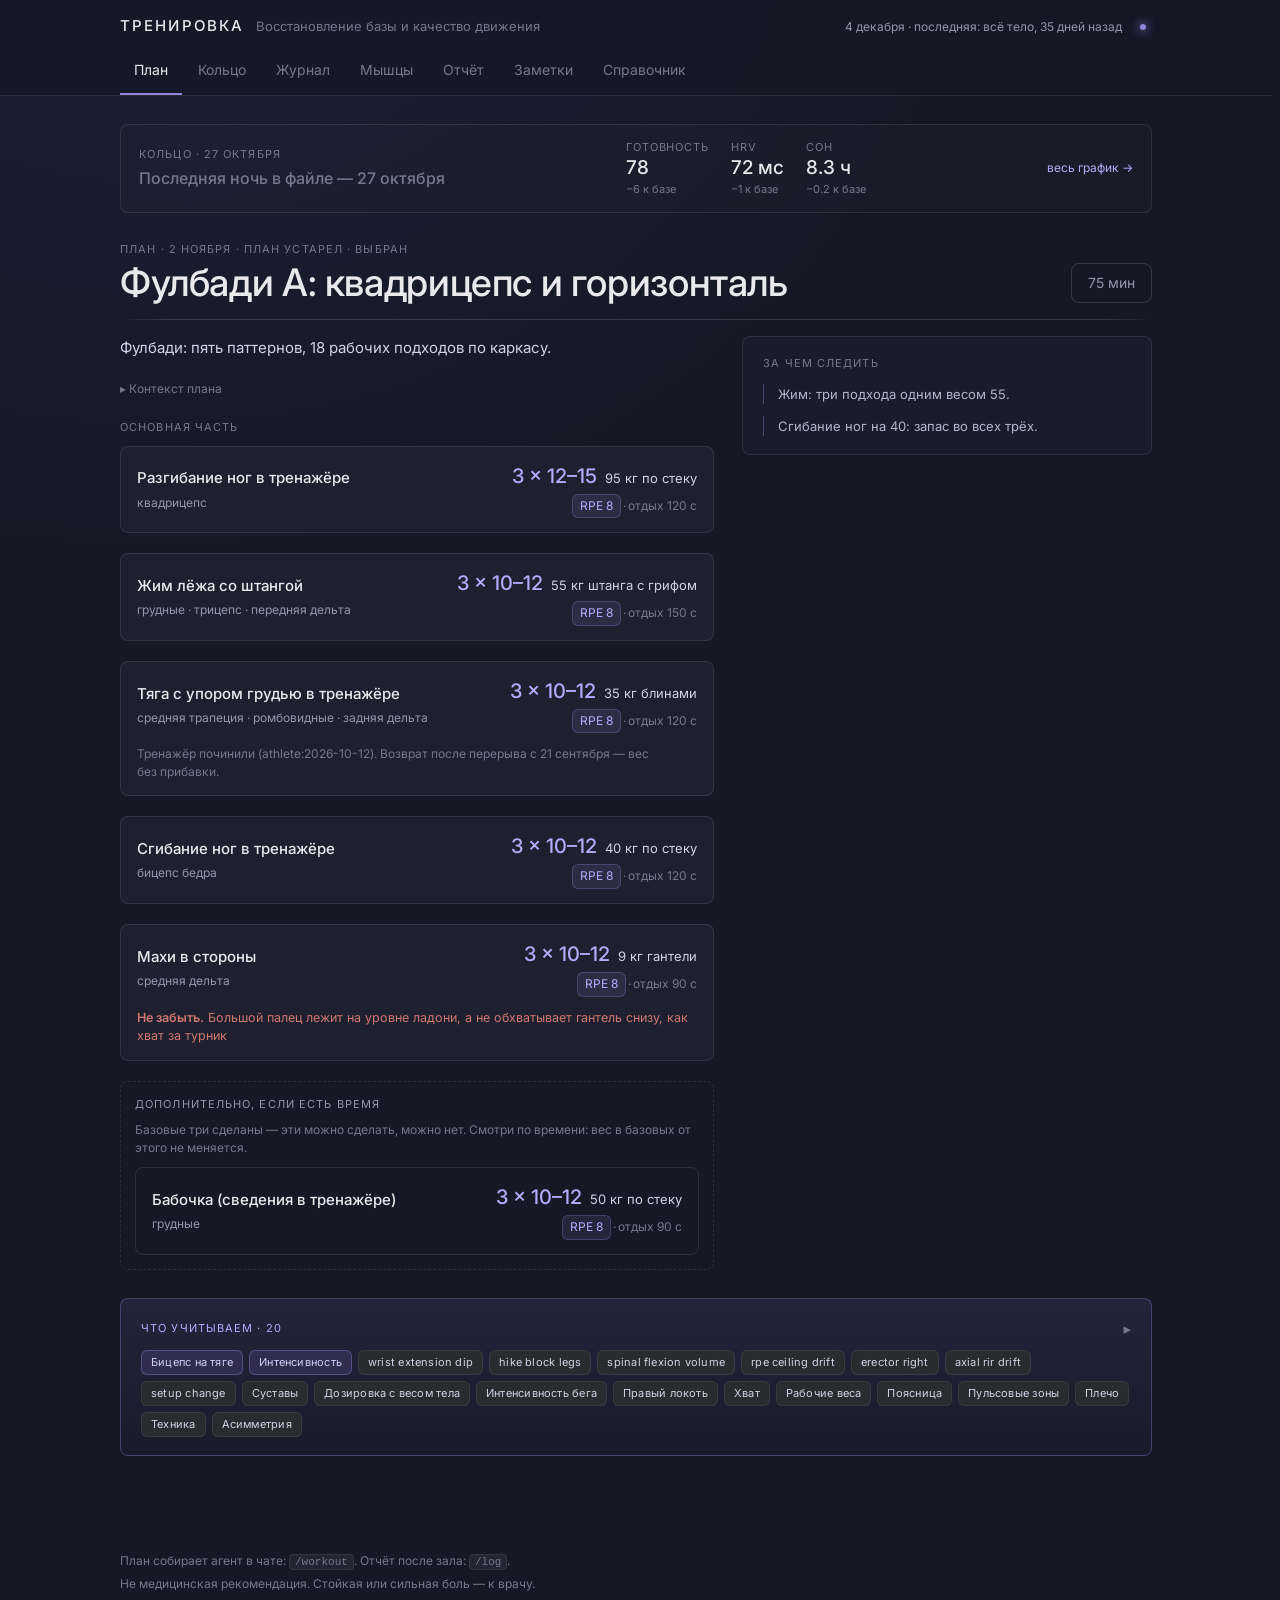
<file: index.html>
<!doctype html>
<html lang="ru">
<head>
<meta charset="utf-8">
<meta name="viewport" content="width=device-width, initial-scale=1, viewport-fit=cover">
<meta name="theme-color" content="#161826">
<meta name="color-scheme" content="dark">
<title>Тренировка</title>
<link rel="preconnect" href="https://fonts.googleapis.com">
<link rel="preconnect" href="https://fonts.gstatic.com" crossorigin>
<!-- Шрифт линком, а не @import внутри styles.css: @import ждёт, пока CSS
     скачается и распарсится, и только тогда идёт за шрифтом — лишний круг
     ожидания перед первой отрисовкой. Линк в head браузер видит сразу. -->
<link rel="stylesheet" href="https://fonts.googleapis.com/css2?family=Inter:wght@300;400;500;600&display=swap">
<link rel="stylesheet" href="assets/styles.css?v=13">
<link rel="icon" href="data:image/svg+xml,<svg xmlns='http://www.w3.org/2000/svg' viewBox='0 0 100 100'><text y='.9em' font-size='90'>🏋️</text></svg>">
</head>
<body>

<header class="top">
  <div class="wrap top-in">
    <div class="brand-row">
      <div class="brand">
        <span class="brand-name">Тренировка</span>
        <span class="phase" id="phase">загрузка…</span>
      </div>
      <div class="head-meta">
        <span id="head-date"></span>
        <span class="streak" id="head-streak-wrap" hidden><i class="pulse"></i><span id="head-streak"></span></span>
      </div>
    </div>
    <nav class="tabs" id="tabs" aria-label="Разделы">
      <a class="tab" href="#plan" data-view="plan">План</a>
      <a class="tab" href="#recovery" data-view="recovery">Кольцо</a>
      <a class="tab" href="#log" data-view="log">Журнал</a>
      <a class="tab" href="#muscles" data-view="muscles">Мышцы</a>
      <a class="tab" href="#report" data-view="report">Отчёт</a>
      <a class="tab" href="#notes" data-view="notes">Заметки</a>
      <a class="tab" href="#library" data-view="library">Справочник</a>
    </nav>
  </div>
</header>

<main>
  <section class="view wrap" id="view-plan" aria-label="План: расписание и день"><p class="loading">Загрузка…</p></section>
  <section class="view wrap" id="view-recovery" aria-label="Восстановление: данные кольца" hidden><p class="loading">Загрузка…</p></section>
  <section class="view wrap" id="view-log" aria-label="Журнал проведённых тренировок" hidden><p class="loading">Загрузка…</p></section>
  <section class="view wrap" id="view-muscles" aria-label="Готовность мышечных групп" hidden><p class="loading">Загрузка…</p></section>
  <section class="view wrap" id="view-report" aria-label="Отчёт за закрытый период" hidden><p class="loading">Загрузка…</p></section>
  <section class="view wrap" id="view-notes" aria-label="Заметки" hidden><p class="loading">Загрузка…</p></section>
  <section class="view wrap" id="view-library" aria-label="Справочник упражнений" hidden><p class="loading">Загрузка…</p></section>
</main>

<footer class="wrap foot">
  <p>План собирает агент в чате: <code>/workout</code>. Отчёт после зала: <code>/log</code>.</p>
  <p>Не медицинская рекомендация. Стойкая или сильная боль — к врачу.</p>
</footer>

<!-- Техника упражнения: выдвигается поверх экрана, чтобы не уводить из плана. -->
<dialog id="ex-drawer" class="drawer" aria-labelledby="ex-drawer-title">
  <div class="drawer-in" id="ex-drawer-in"></div>
</dialog>

<!-- Расшифровка термина -->
<dialog id="term-modal" class="modal" aria-labelledby="term-modal-title">
  <div class="modal-in" id="term-modal-in"></div>
</dialog>

<script src="assets/app.js?v=14" defer></script>
</body>
</html>
</file>
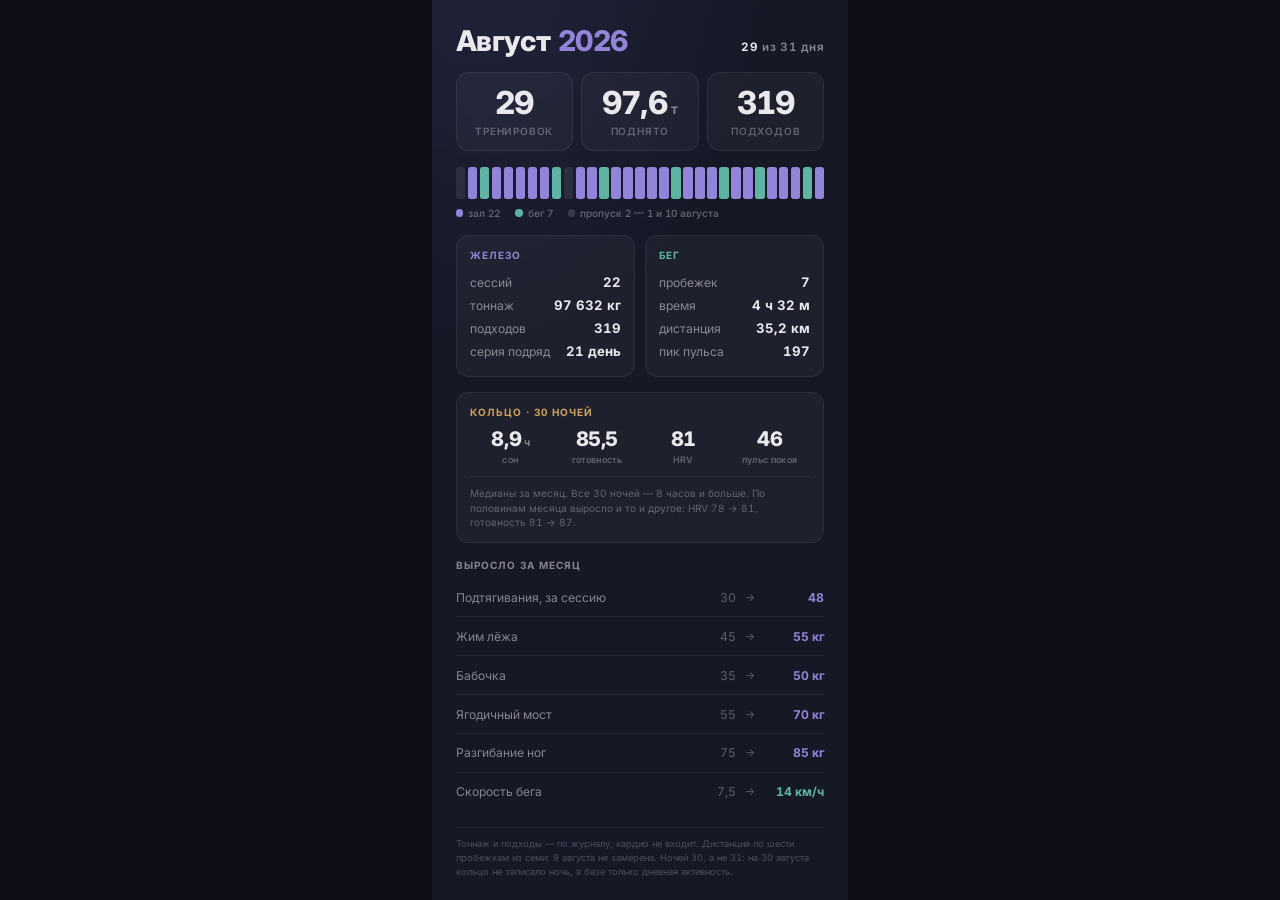
<file: recap/2026-08.html>
<!doctype html>
<html lang="ru">
<head>
<meta charset="utf-8">
<meta name="viewport" content="width=device-width, initial-scale=1, viewport-fit=cover">
<title>Август 2026 — итог</title>
<link rel="preconnect" href="https://fonts.googleapis.com">
<link rel="preconnect" href="https://fonts.gstatic.com" crossorigin>
<link href="https://fonts.googleapis.com/css2?family=Inter:wght@400;500;600;700;800&display=swap" rel="stylesheet">
<style>
:root{
  /* Единица масштаба: карточка всегда 393 × 852 (iPhone 15 Pro),
     ужимается пропорционально под любой экран. Скриншот = ровно этот кадр. */
  --u: min(calc(100dvh / 852), calc(100vw / 393));
  --bg:#161826;
  --card:radial-gradient(120% 80% at 12% -8%, #21243b 0%, #161826 58%);
  --text:#e9e9ed;
  --dim:rgba(233,233,237,.52);
  --faint:rgba(233,233,237,.34);
  --acc:#9184d9;
  --run:#5fb3a3;
  --warn:#d0a05a;
  --line:rgba(233,233,237,.10);
  --line-soft:rgba(233,233,237,.07);
}
*{margin:0;padding:0;box-sizing:border-box}
html,body{height:100%;background:#0d0e17;-webkit-font-smoothing:antialiased}
body{
  display:grid;place-items:center;overflow:hidden;
  font-family:"Inter",system-ui,-apple-system,sans-serif;color:var(--text);
  font-variant-numeric:tabular-nums;
}
.card{
  width:calc(393 * var(--u));height:calc(852 * var(--u));
  background:var(--card);overflow:hidden;position:relative;
  display:flex;flex-direction:column;
  padding:calc(26 * var(--u)) calc(22 * var(--u)) calc(20 * var(--u));
  gap:calc(15 * var(--u));
}

/* ── шапка ─────────────────────────────────────────── */
.head{display:flex;align-items:baseline;justify-content:space-between}
.month{font-size:calc(27 * var(--u));font-weight:800;letter-spacing:-.02em;line-height:1}
.month span{color:var(--acc)}
.days{font-size:calc(11 * var(--u));font-weight:600;color:var(--dim);letter-spacing:.06em}
.days b{color:var(--text);font-weight:700}

/* ── три главных числа ─────────────────────────────── */
.hero{display:grid;grid-template-columns:repeat(3,1fr);gap:calc(8 * var(--u))}
.hero > div{
  background:rgba(233,233,237,.035);border:1px solid var(--line-soft);
  border-radius:calc(12 * var(--u));padding:calc(13 * var(--u)) calc(6 * var(--u));
  text-align:center;
}
.hero .n{font-size:calc(30 * var(--u));font-weight:800;line-height:1;letter-spacing:-.03em}
.hero .n small{font-size:calc(13 * var(--u));font-weight:600;color:var(--dim);letter-spacing:0}
.hero .l{font-size:calc(9.5 * var(--u));color:var(--faint);margin-top:calc(6 * var(--u));
  letter-spacing:.08em;text-transform:uppercase;font-weight:600}

/* ── лента месяца ──────────────────────────────────── */
.strip{display:flex;gap:calc(2.6 * var(--u));height:calc(30 * var(--u))}
.strip i{flex:1;border-radius:calc(2.5 * var(--u));display:block}
.d-lift{background:var(--acc)}
.d-run{background:var(--run)}
.d-off{background:rgba(233,233,237,.09)}
.legend{display:flex;gap:calc(14 * var(--u));font-size:calc(9.5 * var(--u));
  color:var(--faint);font-weight:600;margin-top:calc(-7 * var(--u))}
.legend s{width:calc(7 * var(--u));height:calc(7 * var(--u));border-radius:50%;
  display:inline-block;margin-right:calc(5 * var(--u));vertical-align:calc(.5 * var(--u))}
.legend span{white-space:nowrap}

/* ── две колонки: железо / бег ─────────────────────── */
.cols{display:grid;grid-template-columns:1fr 1fr;gap:calc(9 * var(--u))}
.box{background:rgba(233,233,237,.035);border:1px solid var(--line-soft);
  border-radius:calc(12 * var(--u));padding:calc(12 * var(--u)) calc(13 * var(--u))}
.box h3{font-size:calc(9.5 * var(--u));letter-spacing:.1em;text-transform:uppercase;
  font-weight:700;margin-bottom:calc(9 * var(--u))}
.box.iron h3{color:var(--acc)}
.box.run h3{color:var(--run)}
.kv{display:flex;justify-content:space-between;align-items:baseline;
  font-size:calc(11.5 * var(--u));padding:calc(3.4 * var(--u)) 0}
.kv i{font-style:normal;color:var(--dim)}
.kv b{font-weight:700;font-size:calc(12.5 * var(--u))}

/* ── кольцо ────────────────────────────────────────── */
.ring{background:rgba(233,233,237,.035);border:1px solid var(--line-soft);
  border-radius:calc(12 * var(--u));padding:calc(12 * var(--u)) calc(13 * var(--u))}
.ring h3{font-size:calc(9.5 * var(--u));letter-spacing:.1em;text-transform:uppercase;
  font-weight:700;color:var(--warn);margin-bottom:calc(10 * var(--u))}
.four{display:grid;grid-template-columns:repeat(4,1fr);gap:calc(6 * var(--u));text-align:center}
.four .n{font-size:calc(19 * var(--u));font-weight:800;line-height:1;letter-spacing:-.02em}
.four .n small{font-size:calc(10 * var(--u));font-weight:600;color:var(--dim)}
.four .l{font-size:calc(8.5 * var(--u));color:var(--faint);margin-top:calc(5 * var(--u));
  font-weight:600;letter-spacing:.04em}
.ring p{font-size:calc(9.5 * var(--u));color:var(--faint);margin-top:calc(10 * var(--u));
  padding-top:calc(9 * var(--u));border-top:1px solid var(--line-soft);line-height:1.45}

/* ── рекорды ───────────────────────────────────────── */
.recs{flex:1;display:flex;flex-direction:column;min-height:0}
.recs h3{font-size:calc(9.5 * var(--u));letter-spacing:.1em;text-transform:uppercase;
  font-weight:700;color:var(--dim);margin-bottom:calc(7 * var(--u))}
.rec{flex:1;display:flex;align-items:center;gap:calc(8 * var(--u));
  border-bottom:1px solid var(--line-soft);
  font-size:calc(11.5 * var(--u))}
.rec:last-child{border-bottom:0}
.rec .nm{flex:1;color:var(--dim);white-space:nowrap;overflow:hidden;text-overflow:ellipsis}
.rec .was{color:var(--faint);font-variant-numeric:tabular-nums}
.rec .arw{color:var(--faint);font-size:calc(10 * var(--u))}
.rec .now{font-weight:700;color:var(--acc);min-width:calc(58 * var(--u));text-align:right}
.rec.r-run .now{color:var(--run)}

/* ── подвал ────────────────────────────────────────── */
.foot{font-size:calc(8.8 * var(--u));color:rgba(233,233,237,.26);line-height:1.5;
  border-top:1px solid var(--line-soft);padding-top:calc(9 * var(--u))}
</style>
</head>
<body>
<div class="card">

  <div class="head">
    <div class="month">Август <span>2026</span></div>
    <div class="days"><b>29</b> из 31 дня</div>
  </div>

  <div class="hero">
    <div>
      <div class="n">29</div>
      <div class="l">тренировок</div>
    </div>
    <div>
      <div class="n">97,6<small> т</small></div>
      <div class="l">поднято</div>
    </div>
    <div>
      <div class="n">319</div>
      <div class="l">подходов</div>
    </div>
  </div>

  <div>
    <div class="strip">
      <i class="d-off"></i><i class="d-lift"></i><i class="d-run"></i><i class="d-lift"></i>
      <i class="d-lift"></i><i class="d-lift"></i><i class="d-lift"></i><i class="d-lift"></i>
      <i class="d-run"></i><i class="d-off"></i><i class="d-lift"></i><i class="d-lift"></i>
      <i class="d-run"></i><i class="d-lift"></i><i class="d-lift"></i><i class="d-lift"></i>
      <i class="d-lift"></i><i class="d-lift"></i><i class="d-run"></i><i class="d-lift"></i>
      <i class="d-lift"></i><i class="d-lift"></i><i class="d-run"></i><i class="d-lift"></i>
      <i class="d-lift"></i><i class="d-run"></i><i class="d-lift"></i><i class="d-lift"></i>
      <i class="d-lift"></i><i class="d-run"></i><i class="d-lift"></i>
    </div>
    <div class="legend" style="margin-top:calc(8 * var(--u))">
      <span><s style="background:var(--acc)"></s>зал 22</span>
      <span><s style="background:var(--run)"></s>бег 7</span>
      <span><s style="background:rgba(233,233,237,.16)"></s>пропуск 2 — 1 и 10 августа</span>
    </div>
  </div>

  <div class="cols">
    <div class="box iron">
      <h3>Железо</h3>
      <div class="kv"><i>сессий</i><b>22</b></div>
      <div class="kv"><i>тоннаж</i><b>97 632 кг</b></div>
      <div class="kv"><i>подходов</i><b>319</b></div>
      <div class="kv"><i>серия подряд</i><b>21 день</b></div>
    </div>
    <div class="box run">
      <h3>Бег</h3>
      <div class="kv"><i>пробежек</i><b>7</b></div>
      <div class="kv"><i>время</i><b>4 ч 32 м</b></div>
      <div class="kv"><i>дистанция</i><b>35,2 км</b></div>
      <div class="kv"><i>пик пульса</i><b>197</b></div>
    </div>
  </div>

  <div class="ring">
    <h3>Кольцо · 30 ночей</h3>
    <div class="four">
      <div>
        <div class="n">8,9<small> ч</small></div>
        <div class="l">сон</div>
      </div>
      <div>
        <div class="n">85,5</div>
        <div class="l">готовность</div>
      </div>
      <div>
        <div class="n">81</div>
        <div class="l">HRV</div>
      </div>
      <div>
        <div class="n">46</div>
        <div class="l">пульс покоя</div>
      </div>
    </div>
    <p>Медианы за месяц. Все 30 ночей — 8 часов и больше. По половинам месяца выросло и то и другое: HRV 78 → 81, готовность 81 → 87.</p>
  </div>

  <div class="recs">
    <h3>Выросло за месяц</h3>
    <div class="rec">
      <span class="nm">Подтягивания, за сессию</span>
      <span class="was">30</span><span class="arw">→</span><span class="now">48</span>
    </div>
    <div class="rec">
      <span class="nm">Жим лёжа</span>
      <span class="was">45</span><span class="arw">→</span><span class="now">55 кг</span>
    </div>
    <div class="rec">
      <span class="nm">Бабочка</span>
      <span class="was">35</span><span class="arw">→</span><span class="now">50 кг</span>
    </div>
    <div class="rec">
      <span class="nm">Ягодичный мост</span>
      <span class="was">55</span><span class="arw">→</span><span class="now">70 кг</span>
    </div>
    <div class="rec">
      <span class="nm">Разгибание ног</span>
      <span class="was">75</span><span class="arw">→</span><span class="now">85 кг</span>
    </div>
    <div class="rec r-run">
      <span class="nm">Скорость бега</span>
      <span class="was">7,5</span><span class="arw">→</span><span class="now">14 км/ч</span>
    </div>
  </div>

  <div class="foot">
    Тоннаж и подходы — по журналу, кардио не входит. Дистанция по шести пробежкам из семи: 9 августа не замерена. Ночей 30, а не 31: на 30 августа кольцо не записало ночь, в базе только дневная активность.
  </div>

</div>
</body>
</html>
</file>
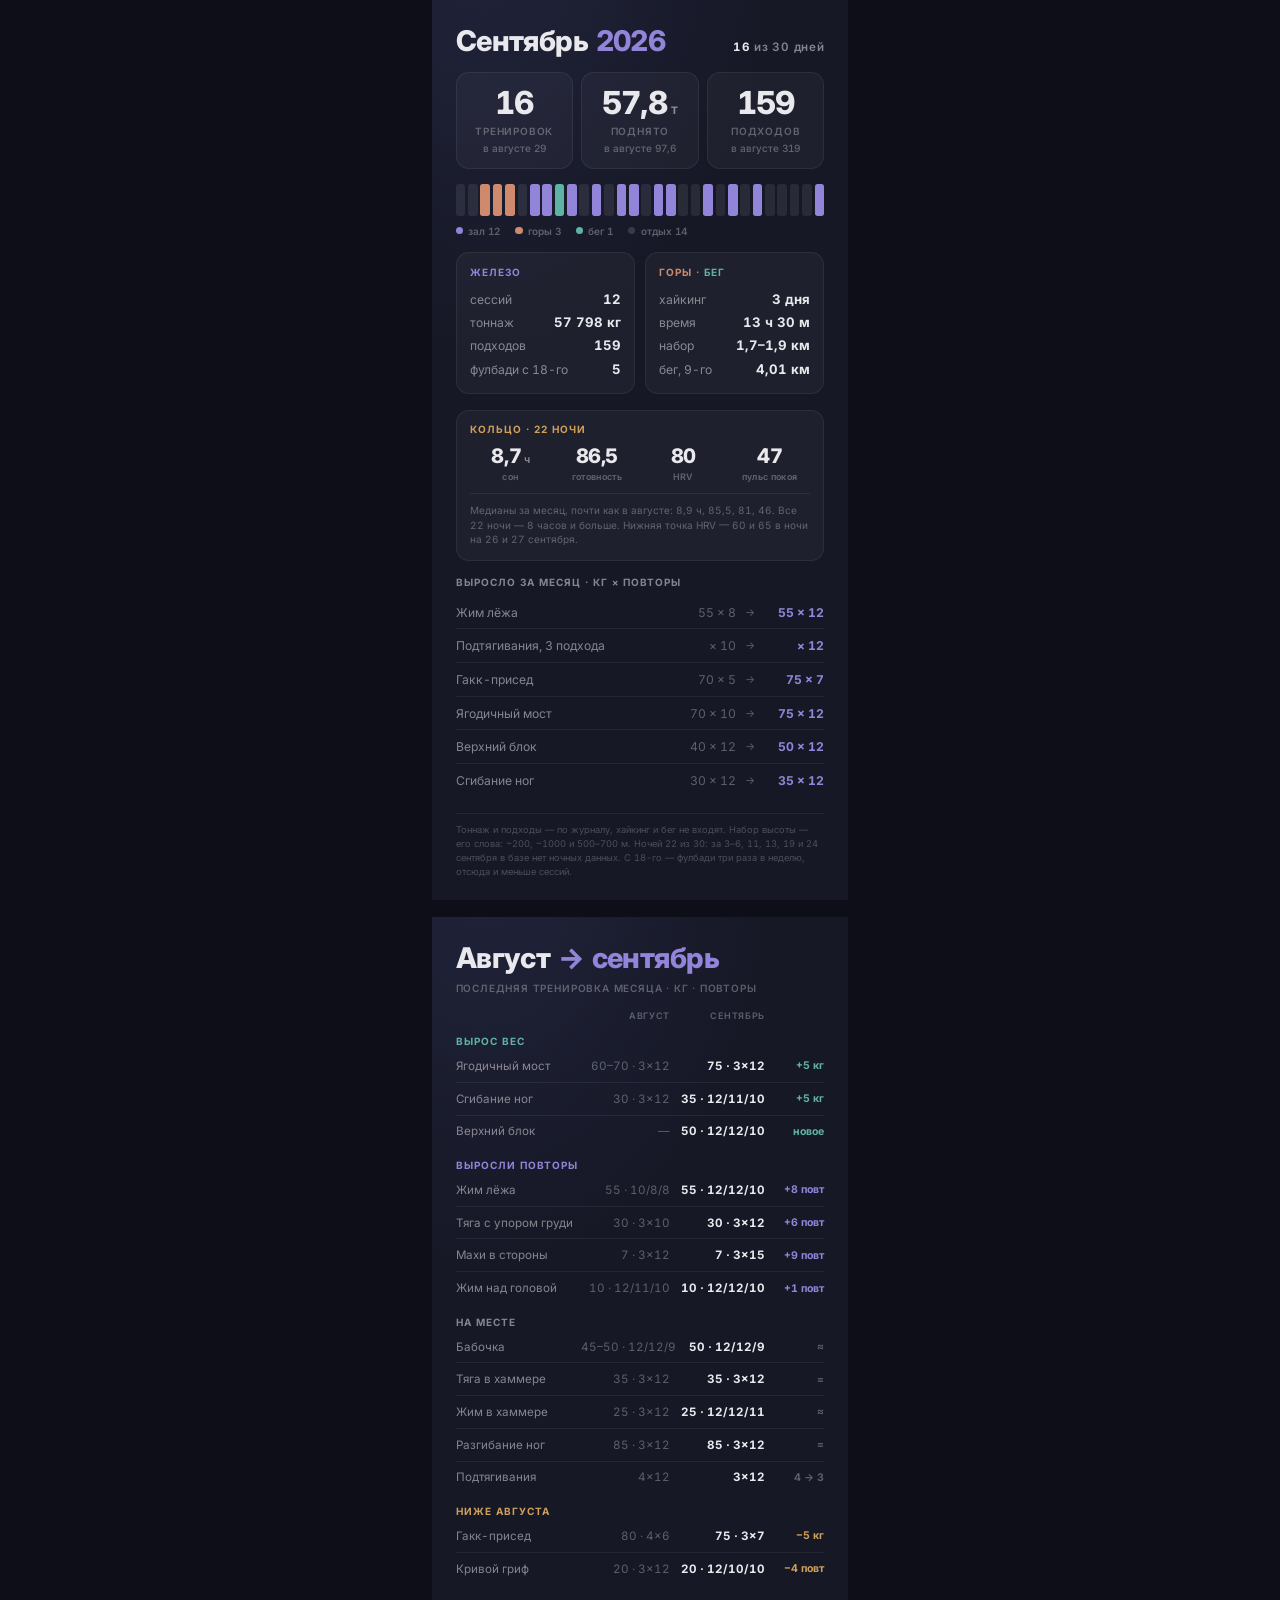
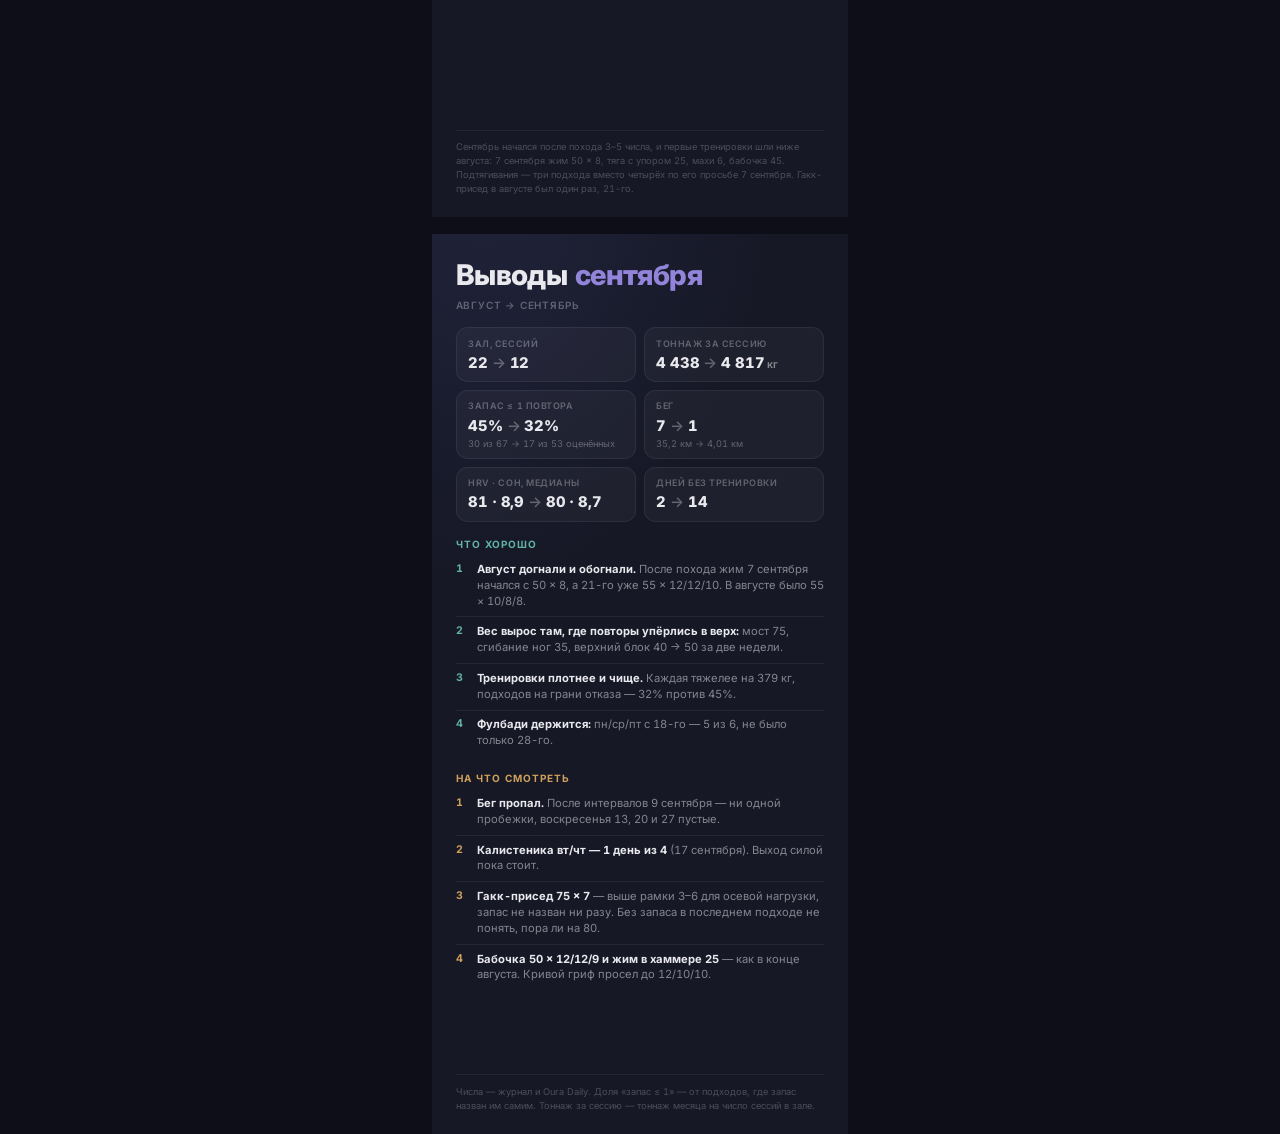
<file: recap/2026-09.html>
<!doctype html>
<html lang="ru">
<head>
<meta charset="utf-8">
<meta name="viewport" content="width=device-width, initial-scale=1, viewport-fit=cover">
<title>Сентябрь 2026 — итог</title>
<link rel="preconnect" href="https://fonts.googleapis.com">
<link rel="preconnect" href="https://fonts.gstatic.com" crossorigin>
<link href="https://fonts.googleapis.com/css2?family=Inter:wght@400;500;600;700;800&display=swap" rel="stylesheet">
<style>
:root{
  /* Единица масштаба: карточка всегда 393 × 852 (iPhone 15 Pro),
     ужимается пропорционально под любой экран. Скриншот = ровно этот кадр. */
  --u: min(calc(100dvh / 852), calc(100vw / 393));
  --bg:#161826;
  --card:radial-gradient(120% 80% at 12% -8%, #21243b 0%, #161826 58%);
  --text:#e9e9ed;
  --dim:rgba(233,233,237,.52);
  --faint:rgba(233,233,237,.34);
  --acc:#9184d9;
  --run:#5fb3a3;
  --hike:#cf8a6e;
  --warn:#d0a05a;
  --line:rgba(233,233,237,.10);
  --line-soft:rgba(233,233,237,.07);
}
*{margin:0;padding:0;box-sizing:border-box}
/* Три карточки одна под другой, каждая — отдельный кадр под скриншот:
   итог месяца → веса против августа → выводы. Прокрутка встаёт на карточку. */
html{height:100%;background:#0d0e17;-webkit-font-smoothing:antialiased;scroll-snap-type:y mandatory}
body{
  min-height:100%;background:#0d0e17;
  display:flex;flex-direction:column;align-items:center;justify-content:center;
  gap:calc(16 * var(--u));overflow-x:hidden;
  font-family:"Inter",system-ui,-apple-system,sans-serif;color:var(--text);
  font-variant-numeric:tabular-nums;
}
.card{
  flex:none;scroll-snap-align:center;
  width:calc(393 * var(--u));height:calc(852 * var(--u));
  background:var(--card);overflow:hidden;position:relative;
  display:flex;flex-direction:column;
  padding:calc(26 * var(--u)) calc(22 * var(--u)) calc(20 * var(--u));
  gap:calc(15 * var(--u));
}

/* ── шапка ─────────────────────────────────────────── */
.head{display:flex;align-items:baseline;justify-content:space-between}
.month{font-size:calc(27 * var(--u));font-weight:800;letter-spacing:-.02em;line-height:1}
.month span{color:var(--acc)}
.days{font-size:calc(11 * var(--u));font-weight:600;color:var(--dim);letter-spacing:.06em}
.days b{color:var(--text);font-weight:700}

/* ── три главных числа ─────────────────────────────── */
.hero{display:grid;grid-template-columns:repeat(3,1fr);gap:calc(8 * var(--u))}
.hero > div{
  background:rgba(233,233,237,.035);border:1px solid var(--line-soft);
  border-radius:calc(12 * var(--u));padding:calc(13 * var(--u)) calc(6 * var(--u));
  text-align:center;
}
.hero .n{font-size:calc(30 * var(--u));font-weight:800;line-height:1;letter-spacing:-.03em}
.hero .n small{font-size:calc(13 * var(--u));font-weight:600;color:var(--dim);letter-spacing:0}
.hero .l{font-size:calc(9.5 * var(--u));color:var(--faint);margin-top:calc(6 * var(--u));
  letter-spacing:.08em;text-transform:uppercase;font-weight:600}
.hero .vs{font-size:calc(9.5 * var(--u));color:var(--faint);margin-top:calc(5 * var(--u));font-weight:500}

/* ── лента месяца ──────────────────────────────────── */
.strip{display:flex;gap:calc(2.6 * var(--u));height:calc(30 * var(--u))}
.strip i{flex:1;border-radius:calc(2.5 * var(--u));display:block}
.d-lift{background:var(--acc)}
.d-run{background:var(--run)}
.d-hike{background:var(--hike)}
.d-off{background:rgba(233,233,237,.09)}
.legend{display:flex;gap:calc(14 * var(--u));font-size:calc(9.5 * var(--u));
  color:var(--faint);font-weight:600;margin-top:calc(-7 * var(--u))}
.legend s{width:calc(7 * var(--u));height:calc(7 * var(--u));border-radius:50%;
  display:inline-block;margin-right:calc(5 * var(--u));vertical-align:calc(.5 * var(--u))}
.legend span{white-space:nowrap}

/* ── две колонки: железо / бег ─────────────────────── */
.cols{display:grid;grid-template-columns:1fr 1fr;gap:calc(9 * var(--u))}
.box{background:rgba(233,233,237,.035);border:1px solid var(--line-soft);
  border-radius:calc(12 * var(--u));padding:calc(12 * var(--u)) calc(13 * var(--u))}
.box h3{font-size:calc(9.5 * var(--u));letter-spacing:.1em;text-transform:uppercase;
  font-weight:700;margin-bottom:calc(9 * var(--u))}
.box.iron h3{color:var(--acc)}
.box.run h3{color:var(--hike)}
.box.run h3 em{font-style:normal;color:var(--run)}
.kv{display:flex;justify-content:space-between;align-items:baseline;
  font-size:calc(11.5 * var(--u));padding:calc(3.4 * var(--u)) 0}
.kv i{font-style:normal;color:var(--dim)}
.kv b{font-weight:700;font-size:calc(12.5 * var(--u))}

/* ── кольцо ────────────────────────────────────────── */
.ring{background:rgba(233,233,237,.035);border:1px solid var(--line-soft);
  border-radius:calc(12 * var(--u));padding:calc(12 * var(--u)) calc(13 * var(--u))}
.ring h3{font-size:calc(9.5 * var(--u));letter-spacing:.1em;text-transform:uppercase;
  font-weight:700;color:var(--warn);margin-bottom:calc(10 * var(--u))}
.four{display:grid;grid-template-columns:repeat(4,1fr);gap:calc(6 * var(--u));text-align:center}
.four .n{font-size:calc(19 * var(--u));font-weight:800;line-height:1;letter-spacing:-.02em}
.four .n small{font-size:calc(10 * var(--u));font-weight:600;color:var(--dim)}
.four .l{font-size:calc(8.5 * var(--u));color:var(--faint);margin-top:calc(5 * var(--u));
  font-weight:600;letter-spacing:.04em}
.ring p{font-size:calc(9.5 * var(--u));color:var(--faint);margin-top:calc(10 * var(--u));
  padding-top:calc(9 * var(--u));border-top:1px solid var(--line-soft);line-height:1.45}

/* ── рекорды ───────────────────────────────────────── */
.recs{flex:1;display:flex;flex-direction:column;min-height:0}
.recs h3{font-size:calc(9.5 * var(--u));letter-spacing:.1em;text-transform:uppercase;
  font-weight:700;color:var(--dim);margin-bottom:calc(7 * var(--u))}
.rec{flex:1;display:flex;align-items:center;gap:calc(8 * var(--u));
  border-bottom:1px solid var(--line-soft);
  font-size:calc(11.5 * var(--u))}
.rec:last-child{border-bottom:0}
.rec .nm{flex:1;color:var(--dim);white-space:nowrap;overflow:hidden;text-overflow:ellipsis}
.rec .was{color:var(--faint);font-variant-numeric:tabular-nums}
.rec .arw{color:var(--faint);font-size:calc(10 * var(--u))}
.rec .now{font-weight:700;color:var(--acc);min-width:calc(58 * var(--u));text-align:right}
.rec.r-run .now{color:var(--run)}

/* ── подвал ────────────────────────────────────────── */
.foot{font-size:calc(8.8 * var(--u));color:rgba(233,233,237,.26);line-height:1.5;
  border-top:1px solid var(--line-soft);padding-top:calc(9 * var(--u))}

/* ── карточка 2: веса против августа ───────────────── */
.sub{font-size:calc(9.5 * var(--u));color:var(--faint);letter-spacing:.08em;
  text-transform:uppercase;font-weight:600;margin-top:calc(-6 * var(--u))}
.cmp{flex:1;display:flex;flex-direction:column;gap:calc(11 * var(--u));min-height:0}
.cmp-head,.row{display:grid;grid-template-columns:1fr calc(84 * var(--u)) calc(84 * var(--u)) calc(50 * var(--u));
  align-items:center;column-gap:calc(6 * var(--u))}
.cmp-head{font-size:calc(8.5 * var(--u));color:var(--faint);font-weight:600;letter-spacing:.08em;
  text-transform:uppercase;padding-bottom:calc(2 * var(--u))}
.cmp-head span:nth-child(n+2){text-align:right}
.grp h3{font-size:calc(9.5 * var(--u));letter-spacing:.1em;text-transform:uppercase;
  font-weight:700;margin-bottom:calc(3 * var(--u))}
.g-w h3{color:var(--run)}
.g-r h3{color:var(--acc)}
.g-e h3{color:var(--dim)}
.g-d h3{color:var(--warn)}
.row{font-size:calc(11 * var(--u));padding:calc(8.4 * var(--u)) 0;border-bottom:1px solid var(--line-soft)}
.grp .row:last-child{border-bottom:0}
.row .nm{color:var(--dim);white-space:nowrap;overflow:hidden;text-overflow:ellipsis}
.row .a{color:var(--faint);text-align:right;white-space:nowrap}
.row .b{font-weight:700;text-align:right;white-space:nowrap}
.row .d{text-align:right;font-weight:700;font-size:calc(10 * var(--u));white-space:nowrap}
.g-w .d{color:var(--run)}
.g-r .d{color:var(--acc)}
.g-e .d{color:var(--faint)}
.g-d .d{color:var(--warn)}

/* ── карточка 3: выводы ────────────────────────────── */
.tiles{display:grid;grid-template-columns:1fr 1fr;gap:calc(7 * var(--u))}
.tile{background:rgba(233,233,237,.035);border:1px solid var(--line-soft);
  border-radius:calc(11 * var(--u));padding:calc(9 * var(--u)) calc(11 * var(--u))}
.tile .k{font-size:calc(8.5 * var(--u));color:var(--faint);font-weight:600;letter-spacing:.06em;
  text-transform:uppercase}
.tile .v{font-size:calc(14 * var(--u));font-weight:800;letter-spacing:-.01em;margin-top:calc(5 * var(--u));white-space:nowrap}
.tile .v i{font-style:normal;color:var(--faint);font-weight:600}
.tile .v small{font-size:calc(10 * var(--u));color:var(--dim);font-weight:600}
.tile .s{font-size:calc(8.8 * var(--u));color:var(--faint);margin-top:calc(3 * var(--u))}
.pts h3{font-size:calc(9.5 * var(--u));letter-spacing:.1em;text-transform:uppercase;
  font-weight:700;margin-bottom:calc(5 * var(--u))}
.pts.good h3{color:var(--run)}
.pts.watch h3{color:var(--warn)}
.pts ol{list-style:none;counter-reset:p}
.pts li{counter-increment:p;position:relative;padding:calc(6.5 * var(--u)) 0 calc(6.5 * var(--u)) calc(20 * var(--u));
  font-size:calc(10.6 * var(--u));line-height:1.42;color:var(--dim);border-bottom:1px solid var(--line-soft)}
.pts li:last-child{border-bottom:0}
.pts li::before{content:counter(p);position:absolute;left:0;top:calc(6.5 * var(--u));
  font-size:calc(10 * var(--u));font-weight:700}
.pts.good li::before{color:var(--run)}
.pts.watch li::before{color:var(--warn)}
.pts li b{color:var(--text);font-weight:700}
</style>
</head>
<body>
<div class="card">

  <div class="head">
    <div class="month">Сентябрь <span>2026</span></div>
    <div class="days"><b>16</b> из 30 дней</div>
  </div>

  <div class="hero">
    <div>
      <div class="n">16</div>
      <div class="l">тренировок</div>
      <div class="vs">в августе 29</div>
    </div>
    <div>
      <div class="n">57,8<small> т</small></div>
      <div class="l">поднято</div>
      <div class="vs">в августе 97,6</div>
    </div>
    <div>
      <div class="n">159</div>
      <div class="l">подходов</div>
      <div class="vs">в августе 319</div>
    </div>
  </div>

  <div>
    <div class="strip">
      <i class="d-off"></i><i class="d-off"></i><i class="d-hike"></i><i class="d-hike"></i><i class="d-hike"></i>
      <i class="d-off"></i><i class="d-lift"></i><i class="d-lift"></i><i class="d-run"></i><i class="d-lift"></i>
      <i class="d-off"></i><i class="d-lift"></i><i class="d-off"></i><i class="d-lift"></i><i class="d-lift"></i>
      <i class="d-off"></i><i class="d-lift"></i><i class="d-lift"></i><i class="d-off"></i><i class="d-off"></i>
      <i class="d-lift"></i><i class="d-off"></i><i class="d-lift"></i><i class="d-off"></i><i class="d-lift"></i>
      <i class="d-off"></i><i class="d-off"></i><i class="d-off"></i><i class="d-off"></i><i class="d-lift"></i>
    </div>
    <div class="legend" style="margin-top:calc(8 * var(--u))">
      <span><s style="background:var(--acc)"></s>зал 12</span>
      <span><s style="background:var(--hike)"></s>горы 3</span>
      <span><s style="background:var(--run)"></s>бег 1</span>
      <span><s style="background:rgba(233,233,237,.16)"></s>отдых 14</span>
    </div>
  </div>

  <div class="cols">
    <div class="box iron">
      <h3>Железо</h3>
      <div class="kv"><i>сессий</i><b>12</b></div>
      <div class="kv"><i>тоннаж</i><b>57 798 кг</b></div>
      <div class="kv"><i>подходов</i><b>159</b></div>
      <div class="kv"><i>фулбади с 18-го</i><b>5</b></div>
    </div>
    <div class="box run">
      <h3>Горы · <em>бег</em></h3>
      <div class="kv"><i>хайкинг</i><b>3 дня</b></div>
      <div class="kv"><i>время</i><b>13 ч 30 м</b></div>
      <div class="kv"><i>набор</i><b>1,7–1,9 км</b></div>
      <div class="kv"><i>бег, 9-го</i><b>4,01 км</b></div>
    </div>
  </div>

  <div class="ring">
    <h3>Кольцо · 22 ночи</h3>
    <div class="four">
      <div>
        <div class="n">8,7<small> ч</small></div>
        <div class="l">сон</div>
      </div>
      <div>
        <div class="n">86,5</div>
        <div class="l">готовность</div>
      </div>
      <div>
        <div class="n">80</div>
        <div class="l">HRV</div>
      </div>
      <div>
        <div class="n">47</div>
        <div class="l">пульс покоя</div>
      </div>
    </div>
    <p>Медианы за месяц, почти как в августе: 8,9 ч, 85,5, 81, 46. Все 22 ночи — 8 часов и больше. Нижняя точка HRV — 60 и 65 в ночи на 26 и 27 сентября.</p>
  </div>

  <div class="recs">
    <h3>Выросло за месяц · кг × повторы</h3>
    <div class="rec">
      <span class="nm">Жим лёжа</span>
      <span class="was">55 × 8</span><span class="arw">→</span><span class="now">55 × 12</span>
    </div>
    <div class="rec">
      <span class="nm">Подтягивания, 3 подхода</span>
      <span class="was">× 10</span><span class="arw">→</span><span class="now">× 12</span>
    </div>
    <div class="rec">
      <span class="nm">Гакк-присед</span>
      <span class="was">70 × 5</span><span class="arw">→</span><span class="now">75 × 7</span>
    </div>
    <div class="rec">
      <span class="nm">Ягодичный мост</span>
      <span class="was">70 × 10</span><span class="arw">→</span><span class="now">75 × 12</span>
    </div>
    <div class="rec">
      <span class="nm">Верхний блок</span>
      <span class="was">40 × 12</span><span class="arw">→</span><span class="now">50 × 12</span>
    </div>
    <div class="rec">
      <span class="nm">Сгибание ног</span>
      <span class="was">30 × 12</span><span class="arw">→</span><span class="now">35 × 12</span>
    </div>
  </div>

  <div class="foot">
    Тоннаж и подходы — по журналу, хайкинг и бег не входят. Набор высоты — его слова: ~200, ~1000 и 500–700 м. Ночей 22 из 30: за 3–6, 11, 13, 19 и 24 сентября в базе нет ночных данных. С 18-го — фулбади три раза в неделю, отсюда и меньше сессий.
  </div>

</div>

<div class="card">

  <div class="head">
    <div class="month">Август <span>→ сентябрь</span></div>
  </div>
  <div class="sub">последняя тренировка месяца · кг · повторы</div>

  <div class="cmp">
    <div class="cmp-head"><span></span><span>август</span><span>сентябрь</span><span></span></div>

    <div class="grp g-w">
      <h3>Вырос вес</h3>
      <div class="row"><span class="nm">Ягодичный мост</span><span class="a">60–70 · 3×12</span><span class="b">75 · 3×12</span><span class="d">+5 кг</span></div>
      <div class="row"><span class="nm">Сгибание ног</span><span class="a">30 · 3×12</span><span class="b">35 · 12/11/10</span><span class="d">+5 кг</span></div>
      <div class="row"><span class="nm">Верхний блок</span><span class="a">—</span><span class="b">50 · 12/12/10</span><span class="d">новое</span></div>
    </div>

    <div class="grp g-r">
      <h3>Выросли повторы</h3>
      <div class="row"><span class="nm">Жим лёжа</span><span class="a">55 · 10/8/8</span><span class="b">55 · 12/12/10</span><span class="d">+8 повт</span></div>
      <div class="row"><span class="nm">Тяга с упором груди</span><span class="a">30 · 3×10</span><span class="b">30 · 3×12</span><span class="d">+6 повт</span></div>
      <div class="row"><span class="nm">Махи в стороны</span><span class="a">7 · 3×12</span><span class="b">7 · 3×15</span><span class="d">+9 повт</span></div>
      <div class="row"><span class="nm">Жим над головой</span><span class="a">10 · 12/11/10</span><span class="b">10 · 12/12/10</span><span class="d">+1 повт</span></div>
    </div>

    <div class="grp g-e">
      <h3>На месте</h3>
      <div class="row"><span class="nm">Бабочка</span><span class="a">45–50 · 12/12/9</span><span class="b">50 · 12/12/9</span><span class="d">≈</span></div>
      <div class="row"><span class="nm">Тяга в хаммере</span><span class="a">35 · 3×12</span><span class="b">35 · 3×12</span><span class="d">=</span></div>
      <div class="row"><span class="nm">Жим в хаммере</span><span class="a">25 · 3×12</span><span class="b">25 · 12/12/11</span><span class="d">≈</span></div>
      <div class="row"><span class="nm">Разгибание ног</span><span class="a">85 · 3×12</span><span class="b">85 · 3×12</span><span class="d">=</span></div>
      <div class="row"><span class="nm">Подтягивания</span><span class="a">4×12</span><span class="b">3×12</span><span class="d">4 → 3</span></div>
    </div>

    <div class="grp g-d">
      <h3>Ниже августа</h3>
      <div class="row"><span class="nm">Гакк-присед</span><span class="a">80 · 4×6</span><span class="b">75 · 3×7</span><span class="d">−5 кг</span></div>
      <div class="row"><span class="nm">Кривой гриф</span><span class="a">20 · 3×12</span><span class="b">20 · 12/10/10</span><span class="d">−4 повт</span></div>
    </div>
  </div>

  <div class="foot">
    Сентябрь начался после похода 3–5 числа, и первые тренировки шли ниже августа: 7 сентября жим 50 × 8, тяга с упором 25, махи 6, бабочка 45. Подтягивания — три подхода вместо четырёх по его просьбе 7 сентября. Гакк-присед в августе был один раз, 21-го.
  </div>

</div>

<div class="card">

  <div class="head">
    <div class="month">Выводы <span>сентября</span></div>
  </div>
  <div class="sub">август → сентябрь</div>

  <div class="tiles">
    <div class="tile"><div class="k">зал, сессий</div><div class="v">22 <i>→</i> 12</div></div>
    <div class="tile"><div class="k">тоннаж за сессию</div><div class="v">4 438 <i>→</i> 4 817<small> кг</small></div></div>
    <div class="tile"><div class="k">запас ≤ 1 повтора</div><div class="v">45% <i>→</i> 32%</div><div class="s">30 из 67 → 17 из 53 оценённых</div></div>
    <div class="tile"><div class="k">бег</div><div class="v">7 <i>→</i> 1</div><div class="s">35,2 км → 4,01 км</div></div>
    <div class="tile"><div class="k">HRV · сон, медианы</div><div class="v">81 · 8,9 <i>→</i> 80 · 8,7</div></div>
    <div class="tile"><div class="k">дней без тренировки</div><div class="v">2 <i>→</i> 14</div></div>
  </div>

  <div class="pts good">
    <h3>Что хорошо</h3>
    <ol>
      <li><b>Август догнали и обогнали.</b> После похода жим 7 сентября начался с 50 × 8, а 21-го уже 55 × 12/12/10. В августе было 55 × 10/8/8.</li>
      <li><b>Вес вырос там, где повторы упёрлись в верх:</b> мост 75, сгибание ног 35, верхний блок 40 → 50 за две недели.</li>
      <li><b>Тренировки плотнее и чище.</b> Каждая тяжелее на 379 кг, подходов на грани отказа — 32% против 45%.</li>
      <li><b>Фулбади держится:</b> пн/ср/пт с 18-го — 5 из 6, не было только 28-го.</li>
    </ol>
  </div>

  <div class="pts watch">
    <h3>На что смотреть</h3>
    <ol>
      <li><b>Бег пропал.</b> После интервалов 9 сентября — ни одной пробежки, воскресенья 13, 20 и 27 пустые.</li>
      <li><b>Калистеника вт/чт — 1 день из 4</b> (17 сентября). Выход силой пока стоит.</li>
      <li><b>Гакк-присед 75 × 7</b> — выше рамки 3–6 для осевой нагрузки, запас не назван ни разу. Без запаса в последнем подходе не понять, пора ли на 80.</li>
      <li><b>Бабочка 50 × 12/12/9 и жим в хаммере 25</b> — как в конце августа. Кривой гриф просел до 12/10/10.</li>
    </ol>
  </div>

  <div class="foot" style="margin-top:auto">
    Числа — журнал и Oura Daily. Доля «запас ≤ 1» — от подходов, где запас назван им самим. Тоннаж за сессию — тоннаж месяца на число сессий в зале.
  </div>

</div>
</body>
</html>
</file>
<file: assets/styles.css>
/* ═══════════════════════════════════════════════════════════════════════════
   Тренировка — оформление по дизайн-системе Nocturne.
   Источник: claude.ai/design → Тренировка.dc.html + _ds/nocturne-…/styles.css.
   Тёмная тема одна: Nocturne — тёмная система, светлой версии у неё нет.
   Все цвета, радиусы и шрифты берутся из токенов ниже. Числа в px, где их
   задал сам макет (сетки 1080/28/24, кегли 38/26/15) — они часть дизайна.
   ═══════════════════════════════════════════════════════════════════════ */

/* Шрифт подключён линком в index.html, а не @import здесь: @import выстраивает
   загрузку в цепочку — сначала этот файл, потом только шрифт. */

:root {
  /* ground */
  --bg: #161826;
  --bg-grad: radial-gradient(120% 80% at 12% -10%, #1e2136 0%, #161826 55%);
  --surface-1: #1a1c2b;   /* карточка */
  --surface-2: #1e2030;   /* строка-кнопка */
  --surface-3: #232532;   /* чип, поле ввода, дорожка шкалы */
  --surface-3h: #232538;  /* она же под курсором */
  --sheet: #191b29;       /* выдвижная панель */

  /* нейтральная рампа */
  --n100: #f3f5fe; --n200: #e4e7f5; --n300: #cfd3e5; --n400: #b2b6ca;
  --n500: #9397ab; --n600: #75798c; --n700: #595d6c; --n800: #3f424d; --n900: #292b31;
  --text: #e9e9ed;

  /* акцент */
  --acc: #9184d9;
  --a100: #f5f4ff; --a200: #e7e5fe; --a300: #d2cefd; --a400: #b5abfc;
  --a500: #968ae0; --a600: #796cbf; --a700: #5d5294; --a800: #423a6a; --a900: #2b2741;

  /* линии */
  --line: rgba(233, 233, 237, .10);
  --line-soft: rgba(233, 233, 237, .08);
  --line-strong: rgba(233, 233, 237, .16);
  --acc-line: rgba(145, 132, 217, .55);
  --acc-line-soft: rgba(145, 132, 217, .35);

  /* сигнальные тона — только для чисел здоровья на экране «Восстановление».
     Nocturne одноцветна, и в интерфейсе плана это правильно, но температура
     +0.6 °C обязана читаться как тревога, а не как ещё один оттенок сиреневого.
     Приглушены так, чтобы не выпадать из тёмной палитры. */
  --sig-warn: #d0a05a;
  --sig-bad: #d0776f;

  --r-sm: 4px;
  --r: 8px;
  --r-lg: 14px;

  --shadow-sm: 0 0 0 1px var(--n800);
  --shadow-lg: 0 0 0 1px var(--n500), 0 16px 40px rgba(0, 0, 0, .65);

  --font: "Inter", system-ui, -apple-system, sans-serif;
  --mono: ui-monospace, SFMono-Regular, Menlo, monospace;

  --wrap: 1080px;
  --pad: 24px;
}

*, *::before, *::after { box-sizing: border-box; }

html {
  -webkit-text-size-adjust: 100%;
  /* Полоса прокрутки не должна появляться и исчезать при переходе на короткий
     экран: иначе контент прыгает по горизонтали на её ширину. */
  scrollbar-gutter: stable;
}
/* Прокрутка под диалогом. Документ при этом не двигается — см. lockScroll(). */
html.locked { overflow: hidden; }

body {
  margin: 0;
  min-height: 100vh;
  min-height: 100dvh;    /* на телефоне 100vh считается по развёрнутой адресной строке и дёргает высоту */
  background: var(--bg-grad) var(--bg);
  color: var(--text);
  font-family: var(--font);
  font-size: 15px;
  font-weight: 400;
  line-height: 1.55;
  -webkit-font-smoothing: antialiased;
}

/* Серая вспышка по тапу и 300 мс задержки до клика — на мобильном это читается
   как «залипло», хотя обработчик уже сработал. */
a, button, summary, [role="button"], .cal-cell, .sched-card, .ex-row, .day-ex {
  -webkit-tap-highlight-color: transparent;
  touch-action: manipulation;
}

a { color: var(--a400); text-decoration: none; text-underline-offset: 3px; }
a:hover { color: var(--a300); text-decoration: underline; }
::selection { background: rgba(145, 132, 217, .32); }
:focus { outline: none; }
:focus-visible { outline: 2px solid var(--acc); outline-offset: 2px; }

::-webkit-scrollbar { width: 8px; height: 8px; }
::-webkit-scrollbar-thumb { background: var(--n800); border-radius: var(--r); }

button { font: inherit; color: inherit; }

code {
  font-family: var(--mono);
  font-size: .92em;
  background: var(--surface-3);
  border: 1px solid var(--line-soft);
  border-radius: var(--r-sm);
  padding: 1px 5px;
}

@keyframes noct-in { from { opacity: 0; transform: translateY(4px); } to { opacity: 1; transform: none; } }

/* ── общая типографика ────────────────────────────────────────────────── */

.wrap { max-width: var(--wrap); margin: 0 auto; padding-inline: var(--pad); }

.kicker {
  font-size: 11px; letter-spacing: .10em; text-transform: uppercase;
  color: var(--n600);
}
.kicker-acc { color: var(--a400); }
a.kicker:hover { color: var(--a400); text-decoration: none; }
.muted { color: var(--n500); }
.small { font-size: 12px; }
.dim { color: var(--n600); }

h1, h2, h3, h4 { font-weight: 500; letter-spacing: -.01em; margin: 0; line-height: 1.1; }
.h-xl { font-size: 38px; line-height: 1.08; }
.h-l { font-size: 28px; }
.h-m { font-size: 22px; }
.prose { max-width: 74ch; text-wrap: pretty; }

.rule {
  height: 1px; border: 0; margin: 0;
  background: linear-gradient(90deg, transparent, var(--line-strong) 48px,
    var(--line-strong) calc(100% - 48px), transparent);
}

/* ── шапка ─────────────────────────────────────────────────────────────── */

.top {
  position: sticky; top: 0; z-index: 20;
  backdrop-filter: blur(14px);
  background: rgba(22, 24, 38, .86);
  border-bottom: 1px solid var(--line);
}
.top-in { padding-top: 14px; display: flex; flex-direction: column; gap: 12px; }

.brand-row {
  display: flex; align-items: baseline; justify-content: space-between;
  gap: 16px; flex-wrap: wrap;
}
.brand { display: flex; align-items: baseline; gap: 12px; min-width: 0; }
.brand-name {
  font-size: 15px; font-weight: 500; letter-spacing: .14em; text-transform: uppercase;
}
.brand .phase { font-size: 13px; color: var(--n600); }

.head-meta { display: flex; align-items: center; gap: 18px; font-size: 12px; color: var(--n500); }
.streak { display: inline-flex; align-items: center; gap: 6px; }
.pulse {
  width: 6px; height: 6px; border-radius: 50%; background: var(--acc);
  box-shadow: 0 0 10px 2px rgba(145, 132, 217, .55);
}

.tabs {
  display: flex; gap: 2px; overflow-x: auto; scrollbar-width: none;
  margin-inline: calc(var(--pad) * -1); padding-inline: var(--pad);
  scroll-behavior: smooth;   /* активную вкладку доводит JS, но только внутри полосы */
}
.tabs::-webkit-scrollbar { display: none; }
.tab {
  background: none; border: 0; border-bottom: 2px solid transparent;
  color: var(--n600); font-size: 14px; padding: 10px 14px 12px;
  cursor: pointer; white-space: nowrap; transition: color .18s, border-color .18s;
}
.tab:hover { color: var(--text); text-decoration: none; }
.tab.active { color: var(--text); border-bottom-color: var(--acc); }

/* ── каркас страницы ──────────────────────────────────────────────────── */

main { display: block; }
.view {
  padding-block: 28px 96px; display: flex; flex-direction: column; gap: 28px;
  /* Перерисовка куска экрана не должна заставлять браузер пересчитывать layout
     всей страницы — экран сам себе граница. */
  contain: layout;
}
.view[hidden] { display: none; }
/* Появление — один раз на экран, при первой отрисовке. Класс снимается по
   animationend: иначе выход из display:none проигрывал анимацию заново на каждом
   переключении вкладки, и это выглядело как рывок. */
.anim { animation: noct-in .22s ease both; }
/* Слот для точечной перерисовки: сам в потоке не участвует, поэтому пустой слот
   не даёт лишнего зазора между блоками экрана. */
.slot { display: contents; }

section.stack { display: flex; flex-direction: column; gap: 16px; }
.sec-head {
  display: flex; align-items: flex-end; justify-content: space-between;
  gap: 16px; flex-wrap: wrap;
}

.foot { padding-block: 0 40px; color: var(--n600); font-size: 12px; }
.foot p { margin: 0 0 4px; }

.loading, .empty { color: var(--n600); font-size: 14px; }
.empty-state {
  border: 1px solid var(--line); border-radius: var(--r); background: var(--surface-1);
  padding: 22px 20px; display: flex; flex-direction: column; gap: 8px;
}
.empty-state b { font-size: 17px; font-weight: 500; }
.empty-state p { margin: 0; font-size: 13px; line-height: 1.6; color: var(--n500); max-width: 68ch; }

/* ── плитка чисел ─────────────────────────────────────────────────────── */

.stats {
  display: grid; grid-template-columns: repeat(auto-fit, minmax(150px, 1fr));
  gap: 1px; background: var(--line);
  border: 1px solid var(--line); border-radius: var(--r); overflow: hidden;
}
.stat { background: var(--surface-1); padding: 18px 20px; display: flex; flex-direction: column; gap: 6px; }
.stat-v { font-size: 26px; font-weight: 500; line-height: 1; }
.stat-s { font-size: 12px; color: var(--n500); }

/* ── расписание блока ─────────────────────────────────────────────────── */

/* Дни блока в один ряд. Больше четырёх дней на телефоне не влезет, поэтому
   ряд скроллится по горизонтали, а карточка держит минимальную ширину — иначе
   названия упражнений сжимаются в кашу. */
/* Без scroll-snap. Снап перетягивал прокрутку на границу карточки и отменял
   центрирование активного дня: сдвиг получался только в одну сторону, и атлет
   справедливо сказал, что доводчик «работает только справа налево». У полосы
   вкладок снапа нет — там он и работал. Ручной свайп без снапа не страдает. */
.sched-row {
  display: grid; grid-auto-flow: column; grid-auto-columns: minmax(190px, 1fr);
  gap: 12px; overflow-x: auto;
  padding-bottom: 4px; margin-inline: calc(var(--pad) * -1); padding-inline: var(--pad);
  scrollbar-width: thin; scrollbar-color: var(--n800) transparent;
  scroll-behavior: smooth;
}
.sched-card {
  display: flex; flex-direction: column; gap: 10px; text-align: left;
  padding: 16px 16px 14px; font: inherit; color: var(--text); cursor: pointer;
  background: var(--surface-1); border: 1px solid var(--line); border-radius: var(--r);
  transition: border-color .16s ease, background .16s ease, transform .16s ease;
}
.sched-card:hover { border-color: var(--line-strong); background: var(--surface-2); }
.sched-card.active {
  border-color: var(--acc-line);
  background: linear-gradient(180deg, rgba(66, 58, 106, .34), var(--surface-1));
}
.sched-top { display: flex; align-items: baseline; justify-content: space-between; gap: 8px; }
.sched-wd {
  font-size: 11px; letter-spacing: .09em; text-transform: uppercase; color: var(--n500);
}
.sched-card.active .sched-wd { color: var(--a400); }
.sched-date { font-size: 12px; color: var(--n600); }
.sched-title { font-size: 16px; font-weight: 500; line-height: 1.3; text-wrap: balance; }
.sched-list { display: flex; flex-direction: column; gap: 3px; }
.sched-list span {
  font-size: 12.5px; color: var(--n500); line-height: 1.35;
  overflow: hidden; text-overflow: ellipsis; white-space: nowrap;
}
/* Дополнительное упражнение — его можно не делать, и в полосе это видно сразу. */
.sched-list span.opt { color: var(--n600); }
.sched-list span.opt::before { content: '+ '; color: var(--n700); }
.sched-meta { margin-top: auto; padding-top: 2px; font-size: 11.5px; color: var(--n600); }

@media (max-width: 560px) {
  .sched-row { grid-auto-columns: minmax(168px, 1fr); }
  .sched-card { padding: 14px 14px 12px; }
}

/* ── флаг ─────────────────────────────────────────────────────────────── */

.flag {
  border: 1px solid var(--acc-line-soft); border-radius: var(--r);
  background: linear-gradient(180deg, rgba(66, 58, 106, .32), rgba(35, 37, 50, .30));
  padding: 18px 20px; display: flex; flex-direction: column; gap: 10px;
}
.flag-top { display: flex; align-items: center; gap: 10px; flex-wrap: wrap; }

details.flags { gap: 0; }
details.flags > summary {
  display: grid; grid-template-columns: minmax(0, 1fr) auto; gap: 10px 12px;
  align-items: center; cursor: pointer; list-style: none;
}
details.flags > summary::-webkit-details-marker { display: none; }
details.flags > summary::after { content: '▸'; color: var(--n600); grid-column: 2; grid-row: 1; }
details.flags[open] > summary::after { content: '▾'; }
.flag-chips { grid-column: 1 / -1; display: flex; gap: 6px; flex-wrap: wrap; }
.flag-rows { display: flex; flex-direction: column; margin-top: 14px; }
details.flag-item { border-top: 1px solid rgba(233, 233, 237, .12); }
details.flag-item > summary {
  display: flex; align-items: baseline; gap: 8px; flex-wrap: wrap;
  padding: 10px 0; cursor: pointer; list-style: none; font-size: 14px;
}
details.flag-item > summary::-webkit-details-marker { display: none; }
details.flag-item > summary b { font-weight: 500; }
details.flag-item[open] > summary b { color: var(--a300); }
.flag-body { display: flex; flex-direction: column; gap: 8px; padding: 0 0 14px; }
.flag-text { margin: 0; font-size: 14px; line-height: 1.55; color: var(--n300); }
.flag-act { margin: 0; font-size: 13px; line-height: 1.55; color: var(--n500); }
.flag-why { margin: 0; }
.flag-why summary { cursor: pointer; font-size: 12px; color: var(--n600); list-style: none; }
.flag-why summary::-webkit-details-marker { display: none; }
.flag-why summary::before { content: '▸ '; }
.flag-why[open] summary::before { content: '▾ '; }
.flag-why p { margin: 8px 0 0; font-size: 13px; line-height: 1.6; color: var(--n500); }

/* ── план ─────────────────────────────────────────────────────────────── */

.plan-when { display: flex; flex-direction: column; gap: 4px; min-width: 0; }
.vtabs { display: flex; gap: 8px; align-items: center; flex-wrap: wrap; }
.vtab {
  background: transparent; border: 1px solid var(--line-strong); border-radius: var(--r);
  color: var(--n500); font-size: 14px; padding: 8px 16px; cursor: pointer;
  transition: color .18s, border-color .18s, background .18s;
}
.vtab:hover { color: var(--text); border-color: var(--acc-line); }
.vtab.active { background: rgba(145, 132, 217, .16); border-color: rgba(145, 132, 217, .6); color: var(--a300); }
.vtab.static { cursor: default; }
.vtab.static:hover { color: var(--n500); border-color: var(--line-strong); }

.plan-cols {
  display: grid; grid-template-columns: minmax(0, 1.45fr) minmax(0, 1fr);
  gap: 28px; align-items: start;
}
.plan-main { display: flex; flex-direction: column; gap: 20px; min-width: 0; }
.why { margin: 0; font-size: 15px; line-height: 1.6; color: var(--n300); max-width: 72ch; text-wrap: pretty; }

.block { display: flex; flex-direction: column; gap: 10px; }

/*
 * Дополнительный блок. Смысл оформления один: видно, что это хвост, который
 * можно срезать по времени, и что базовые три от этого не меняются. Пунктир —
 * потому что красный в карточке занят «Не забыть», а сплошная рамка читалась
 * бы как ещё один обязательный блок.
 */
.block.opt {
  border: 1px dashed var(--line); border-radius: var(--r);
  padding: 14px; gap: 8px;
}
.block.opt .kicker { color: var(--n500); }
.block.opt .ex-row { background: transparent; }
.block.opt .ex-row:hover { background: var(--surface-3h); }
.opt-why { margin: 0 0 2px; font-size: 12px; line-height: 1.5; color: var(--n600); text-wrap: pretty; }

/*
 * Пара: два движения, которые чередуются в паузах друг друга (knowledge.md §3).
 * Рамка сплошная и с акцентом слева — в отличие от пунктирного дополнительного
 * блока это обязательная часть дня, и срезать её по времени нельзя. Строки
 * внутри теряют собственный фон, иначе выходит коробка в коробке.
 */
.pair {
  border: 1px solid var(--acc-line-soft); border-left: 2px solid var(--acc);
  border-radius: var(--r); padding: 12px 14px 14px;
  display: flex; flex-direction: column; gap: 10px;
}
.pair-tag { color: var(--a400); text-wrap: pretty; }
.pair .ex-row { background: transparent; }
.pair .ex-row + .ex-row { margin-top: 0; }
.pair-why { margin: 0; font-size: 12px; line-height: 1.5; color: var(--n600); text-wrap: pretty; }

/* Правая колонка — minmax(0, auto), а не auto: при auto её минимум равен
   min-content, и длинный вес выдавливал левую колонку в нитку, а сам налезал
   на название. Теперь колонка ужимается и переносит содержимое. */
.ex-row {
  text-align: left; width: 100%; display: grid;
  grid-template-columns: minmax(0, 1fr) minmax(0, auto); gap: 12px 16px; align-items: center;
  background: var(--surface-2); border: 1px solid var(--line); border-radius: var(--r);
  padding: 14px 16px; cursor: pointer;
  transition: border-color .18s, background .18s;
}
.ex-row + .ex-row { margin-top: 10px; }
.ex-row:hover { border-color: var(--acc-line); background: var(--surface-3h); }
.ex-row.plain { cursor: default; }
.ex-row.plain:hover { border-color: var(--line); background: var(--surface-2); }
.ex-l { display: flex; flex-direction: column; gap: 4px; min-width: 0; }
.ex-n { font-size: 15px; font-weight: 500; }
.ex-m { font-size: 12px; color: var(--n500); }
/* Правая колонка не может быть nowrap целиком: protocol бывает длинным
   («рампа 20 → 25 → 30 кг, затем четвёртый подход на найденном весе»), и на телефоне
   такая строка уезжала за край без переноса. Неразрывными оставлены только атомарные
   куски — схема, вес, RPE, отдых, — а сама колонка и протокол переносятся. */
.ex-r { display: flex; flex-direction: column; align-items: flex-end; gap: 2px; min-width: 0; }
.ex-r-top { display: flex; align-items: baseline; gap: 8px; flex-wrap: wrap; justify-content: flex-end; }
/* Схема обычно короткая («3 × 12») и рвать её незачем, но reps иногда приходит
   словами — тогда nowrap выпихивал строку за край экрана. Перенос разрешён только
   по пробелам: короткая схема всё равно остаётся в одну строку. */
.ex-scheme { font-size: 20px; font-weight: 500; color: var(--a400); overflow-wrap: break-word; min-width: 0; }
/* Короткий вес («45 кг по стеку») и так остаётся в одну строку; nowrap здесь
   только выпихивал бы строку за край, если вес окажется длиннее ожидаемого. */
.ex-weight { font-size: 13px; color: var(--n300); text-align: right; overflow-wrap: break-word; min-width: 0; }
/* Вес-условие: отдельная строка во всю ширину карточки, тем же тоном, что заметка,
   но чуть светлее — это всё-таки число, а не комментарий. */
.ex-weight-full {
  grid-column: 1 / -1; font-size: 13px; line-height: 1.5; color: var(--n300); text-wrap: pretty;
}
.ex-sub {
  display: flex; align-items: center; gap: 2px;
  flex-wrap: wrap; justify-content: flex-end; max-width: 100%;
}
.ex-rpe { font-size: 12px; color: var(--n600); white-space: nowrap; }
.ex-proto {
  font-size: 11px; letter-spacing: .05em; text-transform: uppercase; color: var(--a400);
  border: 1px solid var(--acc-line-soft); border-radius: var(--r-sm); padding: 1px 6px;
  white-space: normal; text-align: right; overflow-wrap: anywhere; line-height: 1.4;
}
.ex-note { grid-column: 1 / -1; font-size: 12px; line-height: 1.5; color: var(--n600); text-wrap: pretty; }

.cond {
  border: 1px solid var(--line); border-left: 2px solid var(--acc);
  border-radius: var(--r); padding: 14px 16px;
  display: flex; flex-direction: column; gap: 4px;
}
.cond-b { font-size: 14px; color: var(--n300); }
.cond-note { font-size: 12px; line-height: 1.55; color: var(--n600); text-wrap: pretty; }

.watch {
  display: flex; flex-direction: column; gap: 12px;
  background: var(--surface-1); border: 1px solid var(--line);
  border-radius: var(--r); padding: 18px 20px;
}
.watch p {
  margin: 0; font-size: 13px; line-height: 1.55; color: var(--n400);
  padding-left: 14px; border-left: 1px solid rgba(145, 132, 217, .4); text-wrap: pretty;
}

/* ── шкалы групп ──────────────────────────────────────────────────────── */

.groups { display: grid; grid-template-columns: repeat(auto-fit, minmax(260px, 1fr)); gap: 14px 28px; }
.group { display: flex; flex-direction: column; gap: 6px; }
.group-top { display: flex; justify-content: space-between; align-items: baseline; font-size: 13px; }
.group-top b { font-weight: 400; color: var(--n300); }
.group-v { color: var(--a400); }
.group-v.low { color: var(--n600); }
.track { position: relative; height: 8px; border-radius: var(--r); background: var(--surface-3); overflow: hidden; }
.corridor {
  position: absolute; top: 0; bottom: 0; background: rgba(233, 233, 237, .07);
  border-left: 1px solid var(--line-strong); border-right: 1px solid var(--line-strong);
}
.fill { position: absolute; top: 0; bottom: 0; left: 0; border-radius: var(--r); }
.group-note { font-size: 11px; color: var(--n600); }

/* ── вехи ─────────────────────────────────────────────────────────────── */

.col { display: flex; flex-direction: column; gap: 14px; }
.mile { display: grid; grid-template-columns: auto minmax(0, 1fr); gap: 14px; }
.mile-mark { display: flex; flex-direction: column; align-items: center; gap: 4px; padding-top: 5px; }
.mile-dot {
  width: 7px; height: 7px; border-radius: 50%; background: var(--acc);
  box-shadow: 0 0 10px 2px rgba(145, 132, 217, .45);
}
.mile-line { width: 1px; flex: 1; background: linear-gradient(180deg, rgba(233, 233, 237, .18), transparent); }
.mile-body { display: flex; flex-direction: column; gap: 4px; padding-bottom: 14px; }
.mile-body .linkish { align-self: flex-start; text-align: left; color: var(--n600); }
.mile-body .linkish:hover { color: var(--a400); }
.mile-body span:last-child { font-size: 13px; line-height: 1.55; color: var(--n400); text-wrap: pretty; }

/* ── календарь ────────────────────────────────────────────────────────── */

.cal-cols { display: grid; grid-template-columns: minmax(0, 340px) minmax(0, 1fr); gap: 32px; align-items: start; }
.cal-head { display: flex; align-items: center; justify-content: space-between; gap: 12px; }
.mnav { display: flex; gap: 4px; }
.mnav button {
  background: transparent; border: 1px solid var(--line-strong); border-radius: var(--r);
  color: var(--n500); width: 30px; height: 30px; cursor: pointer; line-height: 1;
  transition: color .18s, border-color .18s;
}
.mnav button:hover:not(:disabled) { color: var(--text); border-color: var(--acc-line); }
.mnav button:disabled { opacity: .35; cursor: default; }

.cal-grid { display: grid; grid-template-columns: repeat(7, 1fr); gap: 6px; }
.cal-wd { text-align: center; font-size: 11px; color: var(--n700); padding-bottom: 4px; }
.cal-cell {
  height: 44px; display: flex; flex-direction: column; align-items: center; justify-content: center;
  gap: 4px; border-radius: var(--r); border: 1px solid var(--line-soft);
  background: transparent; color: #4c4f5c; cursor: pointer; transition: border-color .16s;
  font-size: 13px;
}
.cal-cell.void { border: 0; background: none; cursor: default; }
.cal-cell.has, .cal-cell.plan { color: var(--text); }
.cal-cell.plan { border-color: var(--acc-line-soft); }
.cal-cell.sel { border-color: var(--acc); }
.cal-cell.today { box-shadow: inset 0 0 0 1px rgba(145, 132, 217, .35); }
.cal-cell:hover:not(.void) { border-color: var(--acc-line); }
.cal-dot { width: 4px; height: 4px; border-radius: 50%; background: transparent; }
.cal-dot.hard { background: var(--text); }
.cal-dot.soft { background: var(--a400); }

.cal-legend { display: flex; flex-direction: column; gap: 8px; padding-top: 6px; }
.legend { display: flex; align-items: center; gap: 8px; font-size: 12px; color: var(--n500); }
.swatch { width: 12px; height: 12px; border-radius: var(--r-sm); }

.day { display: flex; flex-direction: column; gap: 18px; min-width: 0; }
.day-head { display: flex; flex-direction: column; gap: 6px; }
.day-meta { font-size: 13px; color: var(--n500); }
.day-quote {
  margin: 0; font-size: 13px; line-height: 1.55; color: var(--n500);
  padding-left: 14px; border-left: 1px solid rgba(233, 233, 237, .14);
  max-width: 72ch; text-wrap: pretty;
}
.day-ex {
  text-align: left; background: var(--surface-1); border: 1px solid var(--line);
  border-radius: var(--r); padding: 14px 16px; display: flex; flex-direction: column; gap: 10px;
  cursor: pointer; transition: border-color .18s; width: 100%;
}
.day-ex:hover { border-color: var(--acc-line); }
.day-ex.plain { cursor: default; }
.day-ex.plain:hover { border-color: var(--line); }
.day-ex-top { display: flex; justify-content: space-between; align-items: baseline; gap: 12px; }
.day-ex-top b { font-size: 15px; font-weight: 500; min-width: 0; overflow-wrap: anywhere; }
.day-ex-top span { font-size: 12px; color: var(--n600); white-space: nowrap; flex: none; }
.chips { display: flex; flex-wrap: wrap; gap: 6px; }
.set-chip {
  font-size: 12px; padding: 4px 9px; border-radius: var(--r);
  background: var(--surface-3); border: 1px solid var(--line-soft);
  color: var(--n300); white-space: nowrap;
}
.set-chip.hard { background: rgba(66, 58, 106, .5); border-color: rgba(145, 132, 217, .4); color: var(--a300); }
.set-chip.warm { color: var(--n600); }
.day-note { font-size: 12px; line-height: 1.5; color: var(--n600); text-wrap: pretty; }
.day-feel { margin: 0; font-size: 13px; line-height: 1.6; color: var(--n400); max-width: 72ch; text-wrap: pretty; }

.quotes { margin: 0; padding: 0; list-style: none; display: flex; flex-direction: column; gap: 10px; }
.quotes q { display: block; font-size: 14px; line-height: 1.55; color: var(--n300); }
.quotes .src { font-size: 11px; color: var(--n600); }
.pain-row { display: flex; flex-wrap: wrap; gap: 8px; align-items: baseline; font-size: 13px; }
.pain-lvl { color: var(--a300); }

/* ── заметки ──────────────────────────────────────────────────────────── */

.notes-list { display: flex; flex-direction: column; gap: 12px; }
.note-card {
  background: var(--surface-1); border: 1px solid var(--line); border-radius: var(--r);
  padding: 16px; display: flex; flex-direction: column; gap: 8px;
}
.note-card.pinned { border-color: var(--acc-line-soft); background: linear-gradient(180deg, rgba(66, 58, 106, .22), rgba(26, 28, 43, .9)); }
.note-meta { display: flex; align-items: center; gap: 10px; flex-wrap: wrap; }
.note-card p { margin: 0; font-size: 14px; line-height: 1.6; color: var(--n300); max-width: 78ch; text-wrap: pretty; }

/* ── справочник ───────────────────────────────────────────────────────── */

.toolbar { display: flex; flex-direction: column; gap: 12px; }
.search {
  width: 100%; background: var(--surface-3); border: 1px solid var(--line);
  border-radius: var(--r); color: var(--text); font-family: inherit; font-size: 14px;
  padding: 10px 12px; outline: none;
}
.search:focus { border-color: var(--acc-line); }
.search::placeholder { color: var(--n700); }
.chips-row { display: flex; gap: 8px; flex-wrap: wrap; }
.chip {
  background: var(--surface-3); border: 1px solid var(--line-soft); border-radius: var(--r);
  color: var(--n400); font-family: inherit; font-size: 13px; padding: 7px 12px; cursor: pointer;
  transition: color .18s, border-color .18s;
}
.chip:hover { color: var(--text); border-color: var(--acc-line); }
.chip.active { color: var(--a300); border-color: rgba(145, 132, 217, .6); background: rgba(145, 132, 217, .14); }

.cat-block { display: flex; flex-direction: column; gap: 10px; }
.cat-head { display: flex; align-items: baseline; gap: 10px; }
.cat-head h2 { font-size: 22px; }
.cat-head .count { font-size: 12px; color: var(--n600); }
.cat-desc { margin: 0; font-size: 13px; line-height: 1.6; color: var(--n500); max-width: 74ch; }

details.ex {
  background: var(--surface-1); border: 1px solid var(--line); border-radius: var(--r);
  overflow: hidden;
  /* 95 карточек в справочнике: те, что за кадром, браузер не размечает и не
     красит вовсе. Свёрнутая карточка ровно такой высоты, поэтому прокрутка от
     подстановки размера не дёргается. */
  content-visibility: auto;
  contain-intrinsic-size: auto 52px;
}
details.ex + details.ex { margin-top: 8px; }
details.ex > summary {
  display: flex; align-items: center; justify-content: space-between; gap: 12px;
  padding: 13px 16px; cursor: pointer; list-style: none;
}
details.ex > summary::-webkit-details-marker { display: none; }
details.ex[open] > summary { border-bottom: 1px solid var(--line); }
details.ex:hover { border-color: var(--acc-line); }
.ex-title { display: flex; flex-direction: column; gap: 2px; min-width: 0; }
.ex-title b { font-size: 15px; font-weight: 500; }
.ex-title span { font-size: 11px; color: var(--n600); }
.ex-flags { display: flex; gap: 6px; flex-wrap: wrap; justify-content: flex-end; }
details.ex > .body { padding: 16px; display: flex; flex-direction: column; gap: 16px; }

.tag {
  display: inline-flex; align-items: center; font-size: 11px; letter-spacing: .02em;
  padding: 3px 9px; border-radius: 6px; background: var(--n900); color: var(--n300);
  border: 1px solid var(--line-soft); white-space: nowrap;
}
.tag.good { background: var(--a900); color: var(--a300); border-color: rgba(145, 132, 217, .3); }
.tag.warn { background: rgba(66, 58, 106, .5); color: var(--a300); border-color: rgba(145, 132, 217, .4); }
.tag.bad { background: rgba(89, 93, 108, .35); color: var(--n200); border-color: rgba(233, 233, 237, .2); }
.tag.mini { font-size: 10px; padding: 2px 7px; }

.sec { display: flex; flex-direction: column; gap: 8px; }
.sec > h4 { font-size: 11px; letter-spacing: .10em; text-transform: uppercase; color: var(--n600); font-weight: 400; }
.sec ul, .sec ol { margin: 0; padding-left: 18px; display: flex; flex-direction: column; gap: 6px; }
.sec li { font-size: 13.5px; line-height: 1.55; color: var(--n400); text-wrap: pretty; }
.sec.cues li { color: var(--n300); }
.sec.cues li::marker { color: var(--acc); }
.sec.mistakes li::marker { color: var(--n600); }
.why-p { margin: 0; font-size: 14px; line-height: 1.6; color: var(--n300); text-wrap: pretty; }
.item-note { margin: 0; font-size: 13px; line-height: 1.55; color: var(--n500); }

.presc { margin: 0; display: grid; grid-template-columns: repeat(auto-fit, minmax(150px, 1fr)); gap: 10px; }
.presc > div { display: flex; flex-direction: column; gap: 2px; }
.presc dt { font-size: 11px; letter-spacing: .06em; text-transform: uppercase; color: var(--n600); }
.presc dd { margin: 0; font-size: 13px; color: var(--n300); }

.note {
  margin: 0; font-size: 13px; line-height: 1.55; color: var(--n400);
  padding-left: 14px; border-left: 1px solid var(--line-strong); text-wrap: pretty;
}
.note.gate { border-left-color: var(--acc); color: var(--n300); }

/* «Не забыть» — единственное красное пятно в карточке, и оно должно им остаться.
   Атлет попросил 2026-08-18: «подсвети это в само упражнение, прям красным,
   чтобы я не забыл». Начнём красить этим цветом что-то ещё — пункт перестанет
   выделяться, и просьба будет выполнена только на словах. */
.remember {
  display: flex; flex-direction: column; gap: 6px;
  padding: 12px 14px; border-radius: var(--r);
  border: 1px solid var(--sig-bad);
  background: color-mix(in srgb, var(--sig-bad) 10%, transparent);
}
.remember > h4 {
  margin: 0; font-size: 11px; letter-spacing: .10em; text-transform: uppercase;
  color: var(--sig-bad); font-weight: 500;
}
.remember ul { margin: 0; padding-left: 18px; display: flex; flex-direction: column; gap: 6px; }
.remember li { font-size: 14px; line-height: 1.55; color: var(--n200); text-wrap: pretty; }
.remember li::marker { color: var(--sig-bad); }

.ex-remember {
  grid-column: 1 / -1; font-size: 12.5px; line-height: 1.5;
  color: var(--sig-bad); text-wrap: pretty;
}
.ex-remember b { font-weight: 600; }
.meta { display: flex; gap: 6px; flex-wrap: wrap; }
.links { display: flex; flex-direction: column; gap: 4px; font-size: 13px; color: var(--n500); }
.links b { color: var(--n400); font-weight: 400; }
.vid { font-size: 13px; }

.avoid { margin: 0; padding: 0; list-style: none; display: flex; flex-direction: column; gap: 12px; }
.avoid li { display: flex; flex-direction: column; gap: 3px; }
.avoid b { font-size: 14px; font-weight: 500; }
.avoid .sub { font-size: 13px; color: var(--n500); }
.avoid .fix { font-size: 13px; color: var(--n400); }
.panel {
  background: var(--surface-1); border: 1px solid var(--line); border-radius: var(--r);
  padding: 18px 20px; display: flex; flex-direction: column; gap: 12px;
}
details.panel > summary { cursor: pointer; list-style: none; font-size: 14px; color: var(--n400); }
details.panel > summary::-webkit-details-marker { display: none; }
details.panel > summary::after { content: ' ▸'; color: var(--n600); }
details.panel[open] > summary::after { content: ' ▾'; }

.gloss-list { display: grid; grid-template-columns: repeat(auto-fit, minmax(220px, 1fr)); gap: 8px; }
.gterm {
  text-align: left; background: var(--surface-3); border: 1px solid var(--line-soft);
  border-radius: var(--r); padding: 10px 12px; cursor: pointer;
  display: flex; flex-direction: column; gap: 2px; transition: border-color .18s;
}
.gterm:hover { border-color: var(--acc-line); }
.gterm b { font-size: 13px; font-weight: 500; }
.gterm span { font-size: 11.5px; line-height: 1.45; color: var(--n600); }

.term {
  background: rgba(145, 132, 217, .12); border: 1px solid rgba(145, 132, 217, .3);
  border-radius: 6px; color: var(--a400); font-size: 12px; padding: 2px 7px; cursor: pointer;
}
.term:hover { background: rgba(145, 132, 217, .22); color: var(--a300); }
.linkish { background: none; border: 0; padding: 0; color: var(--a400); cursor: pointer; font-size: inherit; }
.linkish:hover { color: var(--a300); text-decoration: underline; }

/* ── экран «Мышцы» ────────────────────────────────────────────────────── */

.ms-sum { gap: 10px; }
.ms-list { display: flex; flex-wrap: wrap; gap: 8px; margin: 0; }
.ms-chip {
  display: inline-flex; align-items: center; gap: 7px; font-size: 12.5px; font-weight: 400;
  background: var(--surface-3); border: 1px solid var(--line-soft); border-radius: var(--r);
  padding: 5px 10px; color: var(--n300);
}
.ms-chip.ready { border-color: rgba(145, 132, 217, .4); color: var(--a300); }
.ms-mark { width: 7px; height: 7px; flex: none; }
.ms-mark.dot { border-radius: 50%; background: var(--acc); box-shadow: 0 0 8px 1px rgba(145, 132, 217, .5); }
.ms-mark.half { border-radius: 50%; background: linear-gradient(90deg, var(--acc) 50%, transparent 50%); box-shadow: inset 0 0 0 1px var(--a700); }
.ms-mark.sq { border-radius: 2px; background: var(--n700); }

.ms-grid { display: grid; grid-template-columns: repeat(auto-fit, minmax(280px, 1fr)); gap: 14px; }
.ms-card {
  background: var(--surface-1); border: 1px solid var(--line); border-radius: var(--r);
  padding: 16px; display: flex; flex-direction: column; gap: 10px;
}
.ms-card.ms-busy { border-color: rgba(233, 233, 237, .14); }
.ms-card.ms-ready { border-color: rgba(145, 132, 217, .28); }
.ms-head { display: flex; align-items: baseline; justify-content: space-between; gap: 10px; }
.ms-head b { font-size: 15px; font-weight: 500; }
.ms-state { display: inline-flex; align-items: center; gap: 6px; font-size: 11.5px; color: var(--n500); }
.ms-caption { margin: 0; font-size: 13px; color: var(--n400); }
.ms-caption b { color: var(--text); font-weight: 500; }
.ms-sub { margin: 0; font-size: 11.5px; line-height: 1.5; color: var(--n600); }

.ms-svg { width: 100%; height: auto; display: block; overflow: visible; }
.ms-base { stroke: rgba(233, 233, 237, .14); stroke-width: 1; }
.ms-thr { stroke: rgba(145, 132, 217, .35); stroke-width: 1; stroke-dasharray: 3 4; }
.ms-today { stroke: rgba(233, 233, 237, .16); stroke-width: 1; }
.ms-area { fill: rgba(145, 132, 217, .16); }
.ms-line { fill: none; stroke: var(--acc); stroke-width: 1.5; stroke-linejoin: round; }
.ms-fc { fill: none; stroke: var(--a600); stroke-width: 1.5; stroke-dasharray: 3 3; }
.ms-dot { fill: var(--a300); }
.ms-rdy { fill: none; stroke: var(--a400); stroke-width: 1.2; }
.ms-tick { fill: var(--n700); font-size: 9px; font-family: var(--font); }
.ms-tick.ms-now { fill: var(--n500); }
.ms-hit { fill: transparent; }

.ms-table table { width: 100%; border-collapse: collapse; font-size: 13px; }
.ms-table th {
  text-align: left; font-size: 11px; letter-spacing: .08em; text-transform: uppercase;
  color: var(--n600); font-weight: 400; padding: 6px 8px; border-bottom: 1px solid var(--line);
}
.ms-table td { padding: 6px 8px; border-bottom: 1px solid var(--line-soft); color: var(--n300); }

/* ── выдвижная карточка упражнения ────────────────────────────────────── */

dialog.drawer {
  margin: 0 0 0 auto; padding: 0; border: 0; max-width: 100%; max-height: 100%;
  width: min(620px, 100%); height: 100%;
  background: var(--sheet); border-left: 1px solid rgba(233, 233, 237, .12);
  box-shadow: -24px 0 60px rgba(10, 11, 18, .55); color: var(--text);
}
dialog.drawer::backdrop { background: rgba(10, 11, 18, .72); backdrop-filter: blur(4px); }
dialog.drawer[open] { animation: noct-in .24s ease both; }
.drawer-in {
  height: 100%; overflow-y: auto; padding: 28px 32px 60px;
  display: flex; flex-direction: column; gap: 22px;
}
.drawer-head { display: flex; justify-content: space-between; align-items: flex-start; gap: 16px; }
.drawer-title { display: flex; flex-direction: column; gap: 6px; min-width: 0; }
.drawer-title h3 { font-size: 28px; line-height: 1.12; }
.drawer-title .sub { font-size: 12px; color: var(--n500); }
.drawer-btn {
  background: none; border: 1px solid var(--line-strong); border-radius: var(--r);
  color: var(--n500); font-size: 14px; cursor: pointer; padding: 6px 10px; line-height: 1;
}
.drawer-btn:hover { color: var(--text); border-color: rgba(145, 132, 217, .5); }
.drawer-nav { display: flex; gap: 6px; }

.hist-row {
  display: grid; grid-template-columns: 74px minmax(0, 1fr); gap: 12px; align-items: baseline;
  padding: 8px 0; border-top: 1px solid var(--line-soft);
}
.hist-row .d { font-size: 12px; color: var(--n600); }

/* ── диалог термина ───────────────────────────────────────────────────── */

dialog.modal {
  margin: auto; padding: 0; border: 0; width: min(560px, calc(100% - 24px));
  max-height: min(86vh, 720px);
  background: var(--surface-1); border-radius: var(--r-lg);
  box-shadow: var(--shadow-lg); color: var(--text);
}
dialog.modal::backdrop { background: rgba(10, 11, 18, .7); backdrop-filter: blur(4px); }
dialog.modal[open] { animation: noct-in .2s ease both; }
.modal-in { max-height: min(86vh, 720px); overflow-y: auto; padding: 22px 24px 28px; display: flex; flex-direction: column; gap: 14px; }
.modal-head { display: flex; justify-content: space-between; align-items: flex-start; gap: 14px; }
.modal-head h3 { font-size: 22px; }
.modal-head .sub { font-size: 12px; color: var(--n500); }
.lede { margin: 0; font-size: 15px; line-height: 1.6; color: var(--n200); }
.modal-in p { margin: 0; font-size: 14px; line-height: 1.6; color: var(--n400); text-wrap: pretty; }
table.scale { width: 100%; border-collapse: collapse; font-size: 13px; }
table.scale td { padding: 5px 8px; border-bottom: 1px solid var(--line-soft); vertical-align: baseline; }
table.scale .sv { color: var(--a400); width: 42px; }
table.scale .sl { color: var(--n300); white-space: nowrap; }
table.scale .sd { color: var(--n600); font-size: 12.5px; }

/* ── экран «Восстановление» ───────────────────────────────────────────── */

/* Тон задаётся один раз на контейнере и наследуется рамкой, свечением и
   дельтой — иначе каждое место пришлось бы красить отдельно. */
.ou-good { --ou: var(--acc); --ou-soft: rgba(145, 132, 217, .30); --ou-bg: rgba(66, 58, 106, .34); }
.ou-ok   { --ou: var(--n400); --ou-soft: rgba(233, 233, 237, .12); --ou-bg: rgba(35, 37, 50, .40); }
.ou-warn { --ou: var(--sig-warn); --ou-soft: rgba(208, 160, 90, .34); --ou-bg: rgba(208, 160, 90, .10); }
.ou-bad  { --ou: var(--sig-bad); --ou-soft: rgba(208, 119, 111, .40); --ou-bg: rgba(208, 119, 111, .12); }
.ou-none { --ou: var(--n600); --ou-soft: rgba(233, 233, 237, .10); --ou-bg: rgba(35, 37, 50, .30); }

.ou-verdict {
  display: flex; flex-direction: column; gap: 6px;
  padding: 18px 20px; border-radius: var(--r);
  border: 1px solid var(--ou-soft); background: var(--ou-bg);
}
.ou-verdict b { font-size: 20px; font-weight: 500; color: var(--ou); letter-spacing: -.01em; }
.ou-verdict p { margin: 0; font-size: 14px; line-height: 1.6; color: var(--n300); max-width: 74ch; }
.ou-verdict .ou-facts { font-size: 12.5px; color: var(--n500); padding-top: 4px; }

/* Полоса кольца над планом. */
.ou-strip {
  display: flex; align-items: center; justify-content: space-between; gap: 20px; flex-wrap: wrap;
  padding: 14px 18px; border-radius: var(--r); color: var(--text);
  border: 1px solid var(--ou-soft); background: var(--ou-bg);
  transition: border-color .16s ease, background .16s ease;
}
.ou-strip:hover { text-decoration: none; border-color: var(--ou); }
.ou-strip-l { display: flex; flex-direction: column; gap: 2px; min-width: 0; }
.ou-strip-l b { font-size: 16px; font-weight: 500; color: var(--ou); }
.ou-strip-n { display: flex; gap: 22px; flex-wrap: wrap; }
.ou-strip-c { display: flex; flex-direction: column; gap: 1px; font-style: normal; }
.ou-strip-c i { font-style: normal; font-size: 11px; letter-spacing: .09em; text-transform: uppercase; color: var(--n600); }
.ou-strip-c em { font-style: normal; font-size: 19px; font-weight: 500; line-height: 1.2; }
.ou-strip-c u { text-decoration: none; font-size: 11px; color: var(--n600); }
.ou-strip-go { font-size: 12px; color: var(--a400); white-space: nowrap; }

/* График держит пропорцию viewBox: растянуть его по ширине значит сплющить
   подписи и превратить точки в овалы. На узком экране вместо этого включается
   горизонтальный скролл — 14 дней всё равно не влезают в 375 px читаемо. */
.ou-chart {
  background: var(--surface-1); border: 1px solid var(--line);
  border-radius: var(--r); padding: 14px 12px 8px;
  overflow-x: auto; scrollbar-width: thin; scrollbar-color: var(--n800) transparent;
}
.ou-svg { width: 100%; height: auto; display: block; }
@media (max-width: 760px) { .ou-svg { min-width: 660px; } }

.ou-corr { fill: rgba(145, 132, 217, .10); }
.ou-baseline { stroke: rgba(145, 132, 217, .45); stroke-width: 1; stroke-dasharray: 4 4; vector-effect: non-scaling-stroke; }
.ou-zone { stroke: rgba(233, 233, 237, .09); stroke-width: 1; vector-effect: non-scaling-stroke; }
.ou-guide { stroke: rgba(233, 233, 237, .10); stroke-width: 1; vector-effect: non-scaling-stroke; }
.ou-area { fill: rgba(145, 132, 217, .13); }
.ou-line { fill: none; stroke: var(--acc); stroke-width: 1.8; stroke-linejoin: round; stroke-linecap: round; vector-effect: non-scaling-stroke; }
.ou-line.r { stroke: var(--a600); }
.ou-pt { fill: var(--a300); }
.ou-pt.r { fill: var(--a500); }
.ou-pt.now { fill: var(--a100); }
.ou-mark { fill: var(--acc); opacity: .85; }
.ou-mark.soft { fill: none; stroke: var(--acc); stroke-width: 1; vector-effect: non-scaling-stroke; }
.ou-tick { fill: var(--n700); font-size: 11px; font-family: var(--font); }
.ou-tick.now { fill: var(--a400); }
.ou-lab { fill: var(--n600); font-size: 11px; font-family: var(--font); }
.ou-cap { fill: var(--n500); font-size: 12px; font-family: var(--font); letter-spacing: .04em; }
.ou-hit { fill: transparent; }

.ou-legend { display: flex; flex-wrap: wrap; gap: 6px 18px; font-size: 11.5px; color: var(--n600); }
.ou-legend .sw-line { width: 14px; height: 2px; background: var(--acc); border-radius: 2px; }
.ou-legend .sw-corr { width: 14px; height: 10px; background: rgba(145, 132, 217, .18); border-top: 1px dashed var(--acc-line); border-bottom: 1px dashed var(--acc-line); }
.ou-legend .sw-mark { width: 12px; height: 7px; background: var(--acc); border-radius: 2px; opacity: .85; }
.ou-hint { margin: 0; font-size: 12.5px; line-height: 1.6; color: var(--n500); max-width: 74ch; }
.ou-hint b { color: var(--n300); font-weight: 500; }

.ou-grid { display: grid; grid-template-columns: repeat(auto-fit, minmax(250px, 1fr)); gap: 14px; }
.ou-card {
  background: var(--surface-1); border: 1px solid var(--line); border-radius: var(--r);
  padding: 16px; display: flex; flex-direction: column; gap: 8px;
}
.ou-card.ou-warn, .ou-card.ou-bad { border-color: var(--ou-soft); }
.ou-card-top { display: flex; align-items: baseline; justify-content: space-between; gap: 10px; }
.ou-card-top b { font-size: 14px; font-weight: 500; }
.ou-delta {
  font-size: 11px; padding: 2px 8px; border-radius: 6px; white-space: nowrap;
  color: var(--ou); background: var(--ou-bg); border: 1px solid var(--ou-soft);
}
.ou-val { font-size: 30px; font-weight: 500; line-height: 1; letter-spacing: -.02em; }
.ou-val i { font-style: normal; font-size: 14px; color: var(--n600); font-weight: 400; }
.ou-card.ou-warn .ou-val, .ou-card.ou-bad .ou-val { color: var(--ou); }
.ou-spark { width: 100%; height: auto; display: block; }
.ou-read { margin: 0; font-size: 12px; line-height: 1.5; color: var(--n500); }

/* ── адаптив ──────────────────────────────────────────────────────────── */

@media (max-width: 900px) {
  :root { --pad: 16px; }
  /* Размытие под липкой шапкой пересчитывается на каждый кадр прокрутки во всю
     ширину экрана — на телефоне это самый дорогой эффект на странице. Вместо него
     плотный фон: выглядит так же, скролл перестаёт спотыкаться. */
  .top { backdrop-filter: none; background: #171927; }
  .view { padding-block: 20px 88px; gap: 24px; }
  .h-xl { font-size: 30px; }
  .h-l { font-size: 24px; }
  .plan-cols, .cal-cols { grid-template-columns: minmax(0, 1fr); gap: 20px; }
  .drawer-in { padding: 22px 20px 56px; }
  .head-meta { gap: 12px; font-size: 11.5px; }
}

@media (max-width: 560px) {
  .stats { grid-template-columns: repeat(2, minmax(0, 1fr)); }
  .pair { padding: 10px 10px 12px; }
  .stat { padding: 14px 14px; }
  .stat-v { font-size: 21px; }
  .brand-row { gap: 6px; }
  .ex-row { grid-template-columns: minmax(0, 1fr); }
  .ex-r { align-items: flex-start; }
  .ex-r-top, .ex-sub { justify-content: flex-start; }
  .ex-proto, .ex-weight { text-align: left; }
  .cal-cell { height: 40px; }
  dialog.drawer { width: 100%; border-left: 0; }
}

/* На тачскрине :hover срабатывает по тапу и держится до следующего тапа в другом
   месте — подсветка «залипает» на карточке, с которой уже ушли. Отключаем всё, что
   было задумано под курсор. */
@media (hover: none) {
  .tab:hover { color: var(--n600); }
  .tab.active:hover { color: var(--text); }
  .sched-card:hover { border-color: var(--line); background: var(--surface-1); }
  .sched-card.active:hover {
    border-color: var(--acc-line);
    background: linear-gradient(180deg, rgba(66, 58, 106, .34), var(--surface-1));
  }
  .ex-row:hover { border-color: var(--line); background: var(--surface-2); }
  .day-ex:hover, details.ex:hover { border-color: var(--line); }
  .pair .ex-row:hover { background: transparent; }
  .chip:hover, .gterm:hover { color: var(--n400); border-color: var(--line-soft); }
  .chip.active:hover { color: var(--a300); border-color: rgba(145, 132, 217, .6); }
  .vtab:hover { color: var(--n500); border-color: var(--line-strong); }
  .mnav button:hover:not(:disabled) { color: var(--n500); border-color: var(--line-strong); }
  .cal-cell:hover:not(.void) { border-color: var(--line-soft); }
  .cal-cell.sel:hover { border-color: var(--acc); }
  .ou-strip:hover { border-color: var(--ou-soft); }
  .drawer-btn:hover { color: var(--n500); border-color: var(--line-strong); }
  .term:hover { background: rgba(145, 132, 217, .12); color: var(--a400); }
  a:hover, .linkish:hover, a.kicker:hover { color: var(--a400); text-decoration: none; }
}

@media (prefers-reduced-motion: reduce) {
  *, *::before, *::after { animation-duration: .001s !important; transition-duration: .001s !important; }
  .tabs, .sched-row { scroll-behavior: auto; }
}

/* ── экран «Отчёт» ────────────────────────────────────────────────────── */
/* Отчёт за закрытый период: три списка вместо длинного разбора. Атлет прочитал
   развёрнутую версию один раз и попросил summary — «что ок, что не ок, что
   исправить» (2026-08-16). Оформление держит ту же разницу: заголовок блока
   несёт цвет, пункты остаются обычным текстом. */

.rep-periods { display: flex; gap: 8px; flex-wrap: wrap; }
.rep-recaps a.chip, .rep-recaps a.chip:hover { text-decoration: none; }

.rep-head h2 { font-size: 26px; line-height: 1.15; }
.rep-lede {
  margin: 0; font-size: 16px; line-height: 1.55; color: var(--n300); max-width: 66ch;
}

.rep-stats {
  display: grid; grid-template-columns: repeat(auto-fit, minmax(150px, 1fr));
  gap: 1px; background: var(--line-soft);
  border: 1px solid var(--line); border-radius: var(--r); overflow: hidden;
}
.rep-stats > div {
  background: var(--surface-1); padding: 14px 16px;
  display: flex; flex-direction: column; gap: 2px;
}
.rep-stats b { font-family: var(--mono); font-size: 20px; font-weight: 500; letter-spacing: -.02em; }
.rep-stats span { font-size: 11px; letter-spacing: .06em; text-transform: uppercase; color: var(--n600); }
.rep-stats i { font-style: normal; font-size: 11.5px; color: var(--n500); line-height: 1.4; }

.rep-block .kicker { color: var(--n500); }
.rep-block.ok .kicker { color: var(--a400); }
.rep-block.bad .kicker { color: var(--sig-warn); }
.rep-block.fix .kicker { color: var(--a300); }

.rep-list {
  margin: 0; padding: 0; list-style: none; counter-reset: rep;
  display: flex; flex-direction: column; gap: 2px;
}
.rep-list li {
  display: grid; grid-template-columns: 26px 1fr; gap: 0 14px;
  padding: 14px 0; border-top: 1px solid var(--line-soft);
}
.rep-list li:first-child { border-top: 1px solid var(--line); }
.rep-list li::before {
  counter-increment: rep; content: counter(rep, decimal-leading-zero);
  font-family: var(--mono); font-size: 11px; color: var(--n700); padding-top: 3px;
}
/* Всё содержимое пункта живёт во второй колонке: без этого автоматическое
   размещение грида кладёт абзац в колонку под номером, шириной 26px. */
.rep-list li > b, .rep-list li > p, .rep-list li > .rep-src { grid-column: 2; }
.rep-list b { font-size: 15px; font-weight: 500; }
.rep-list p { margin: 4px 0 0; font-size: 13.5px; line-height: 1.6; color: var(--n400); max-width: 74ch; }
.rep-src {
  display: block; margin-top: 8px; font-family: var(--mono); font-size: 11px;
  line-height: 1.6; color: var(--n600); max-width: 74ch;
}
.rep-foot { margin: 0; font-size: 12px; line-height: 1.7; color: var(--n600); max-width: 78ch; }

@media (max-width: 560px) {
  .rep-head h2 { font-size: 22px; }
  .rep-lede { font-size: 15px; }
  .rep-list li { grid-template-columns: 22px 1fr; gap: 0 10px; }
}
</file>
